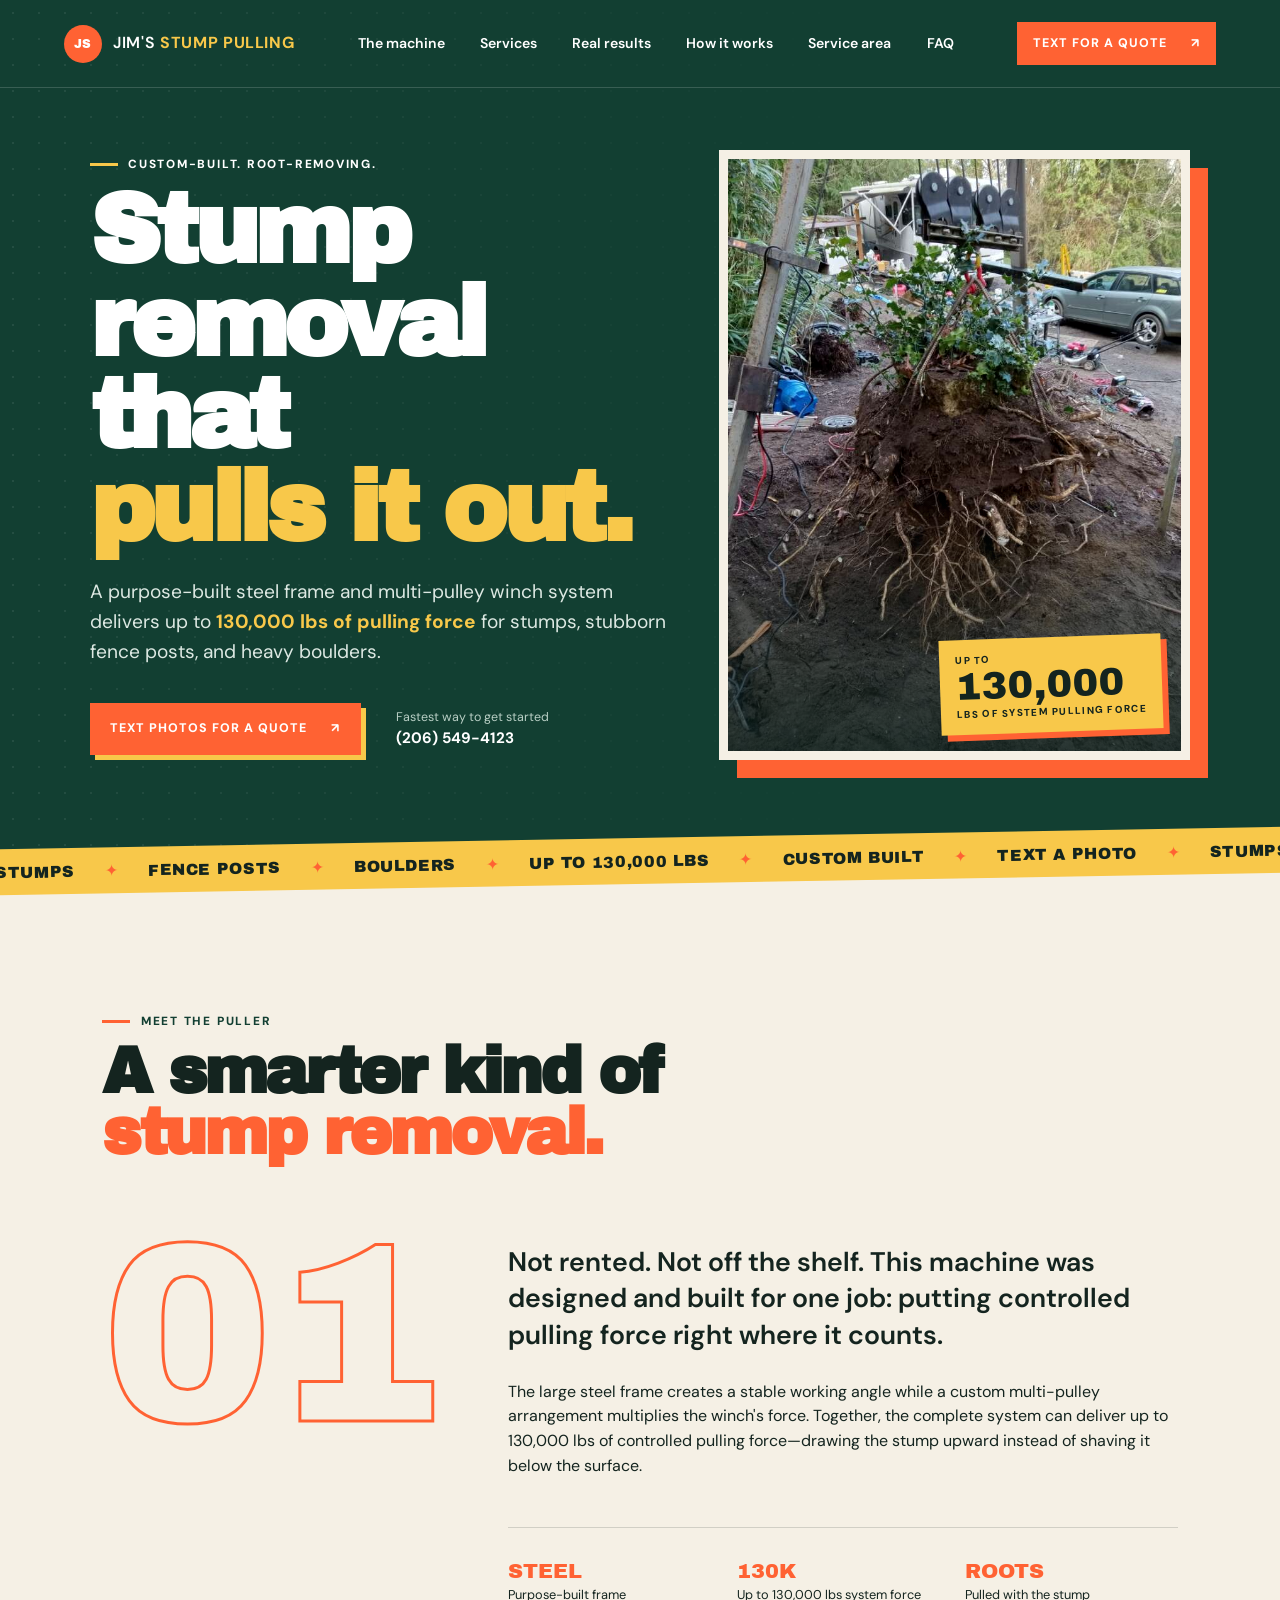
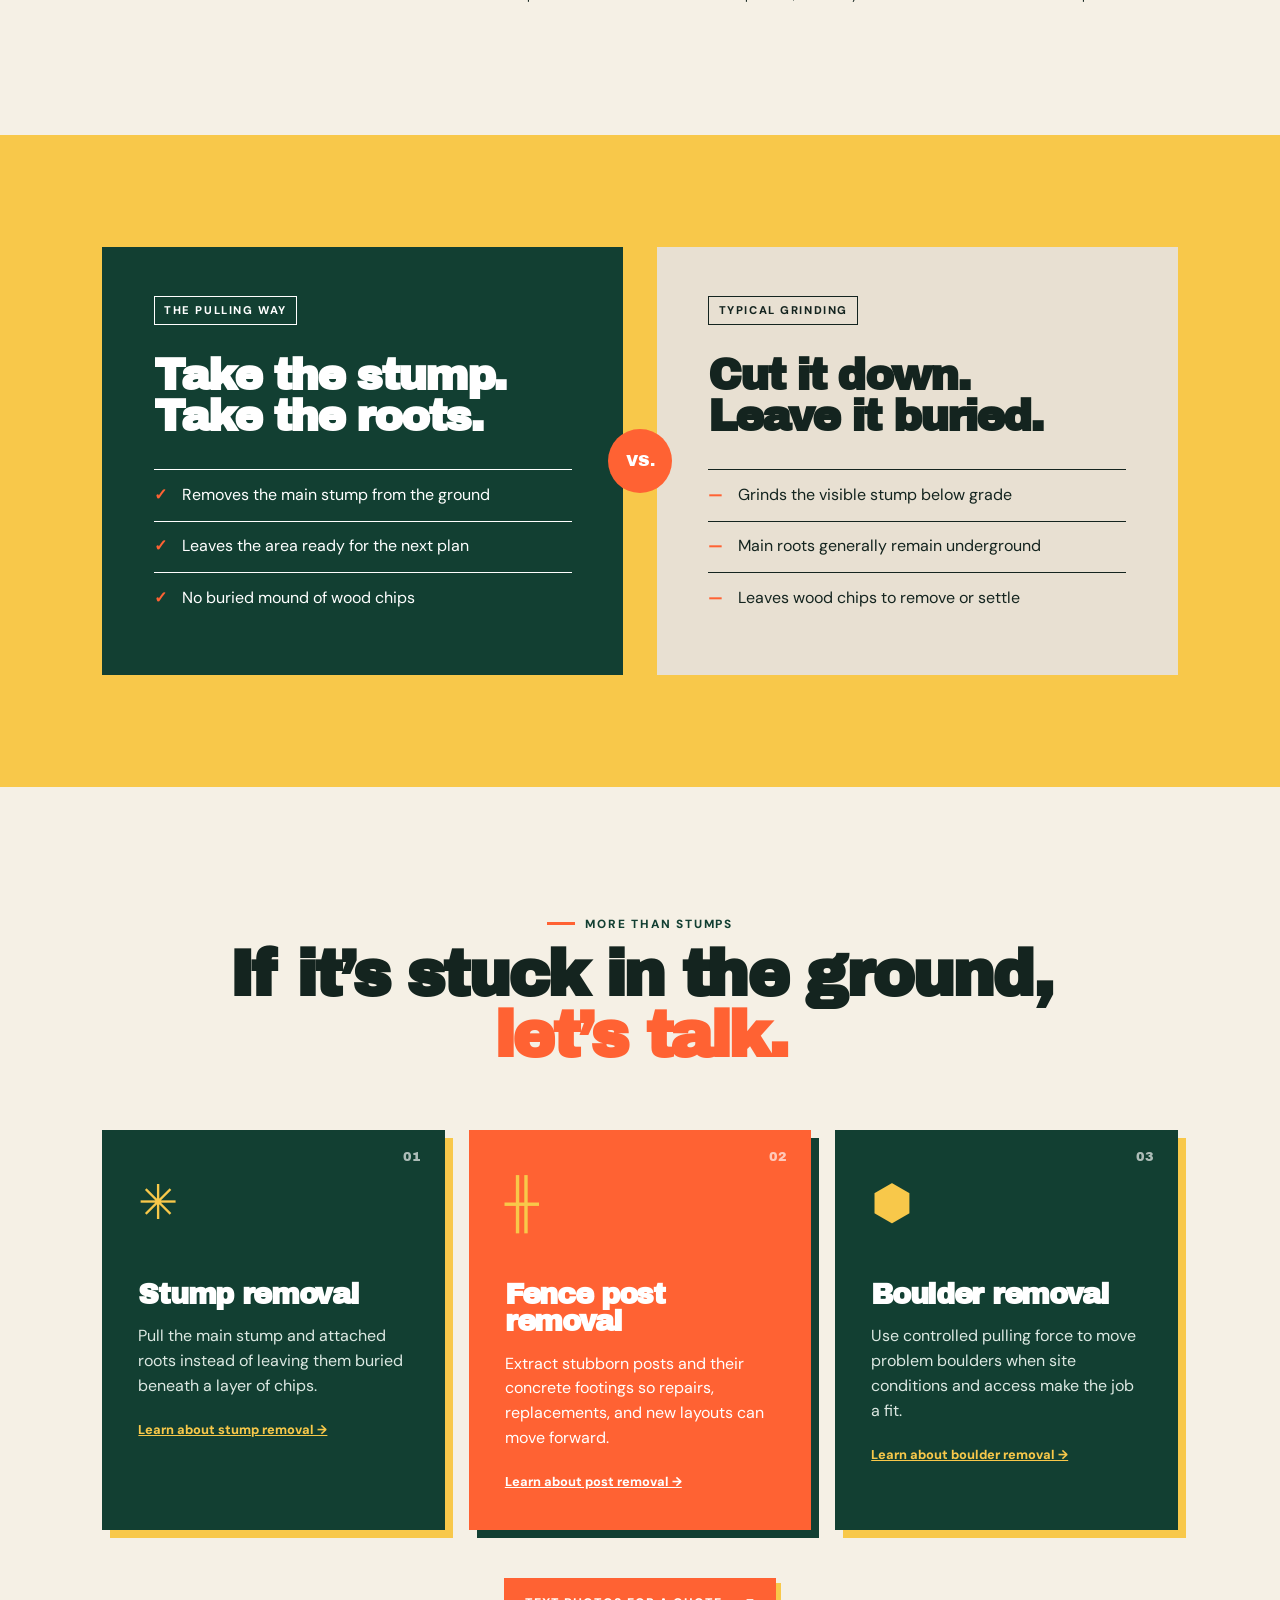
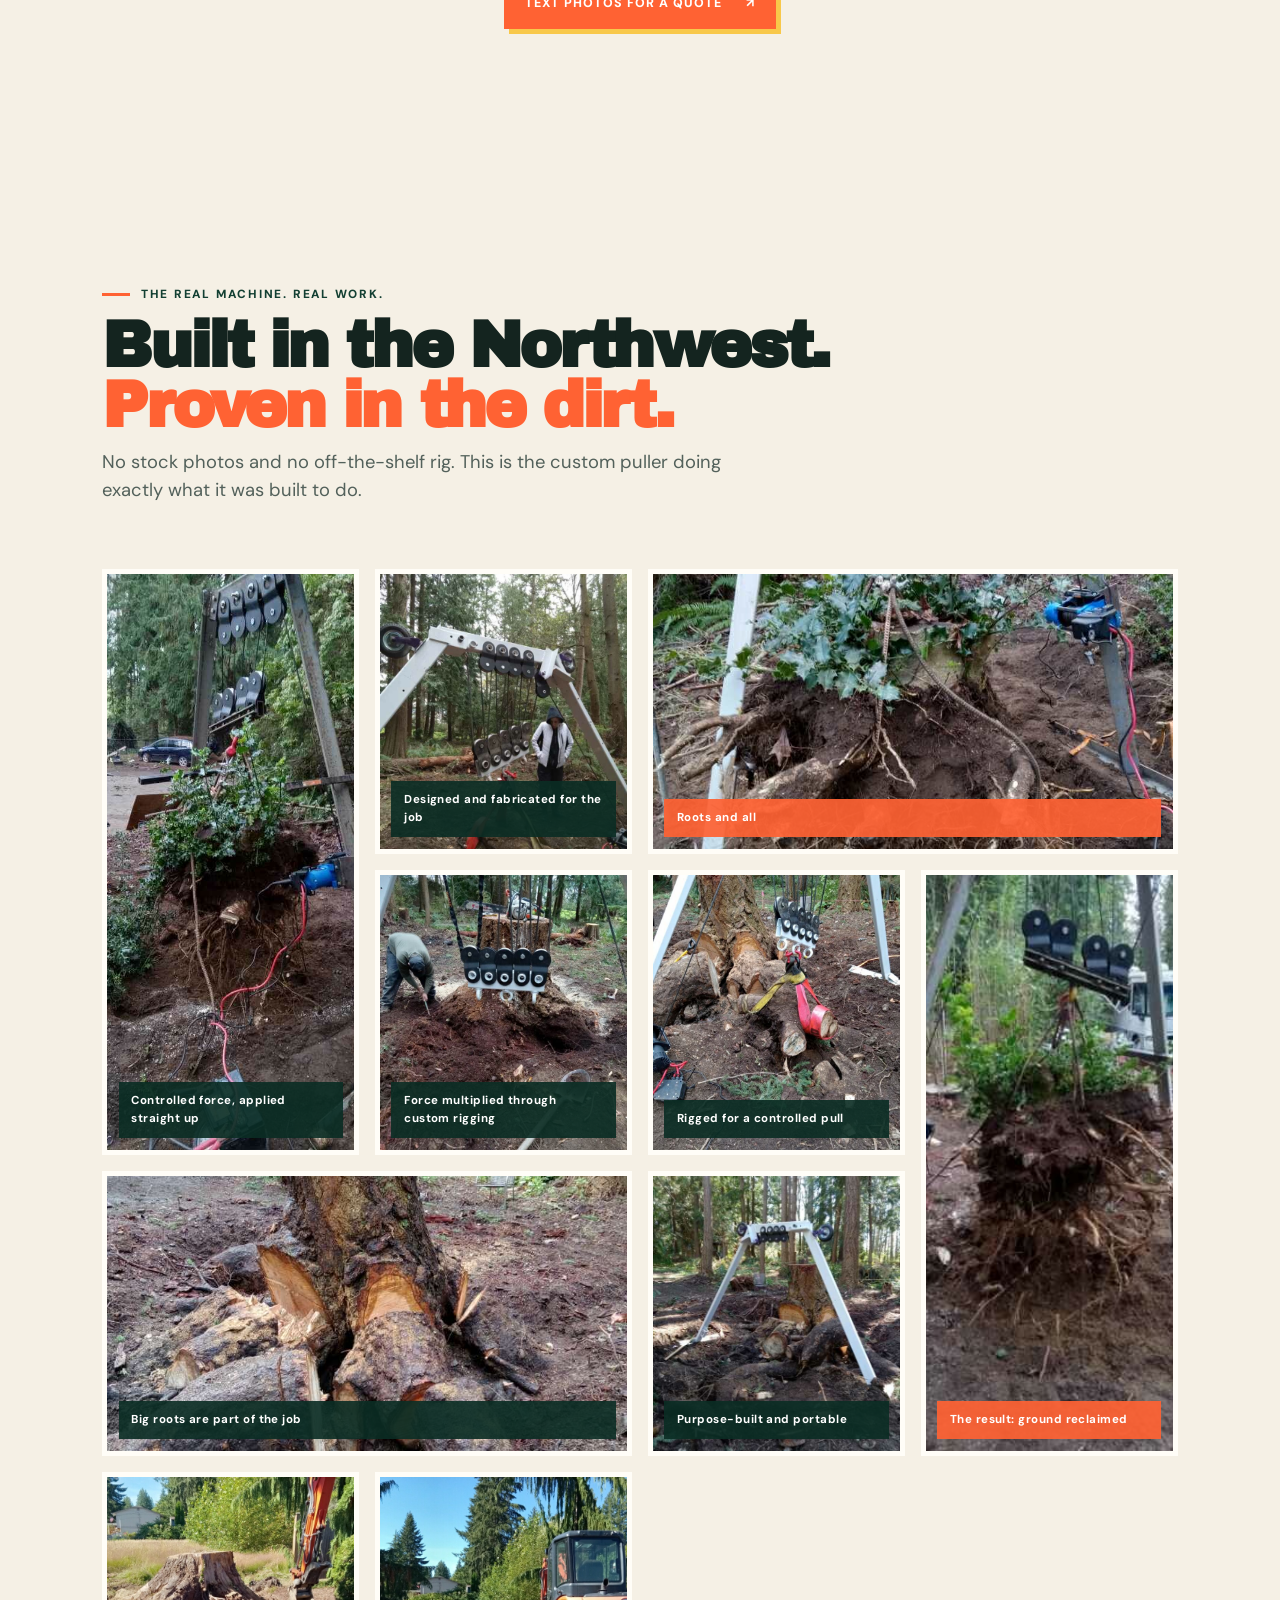
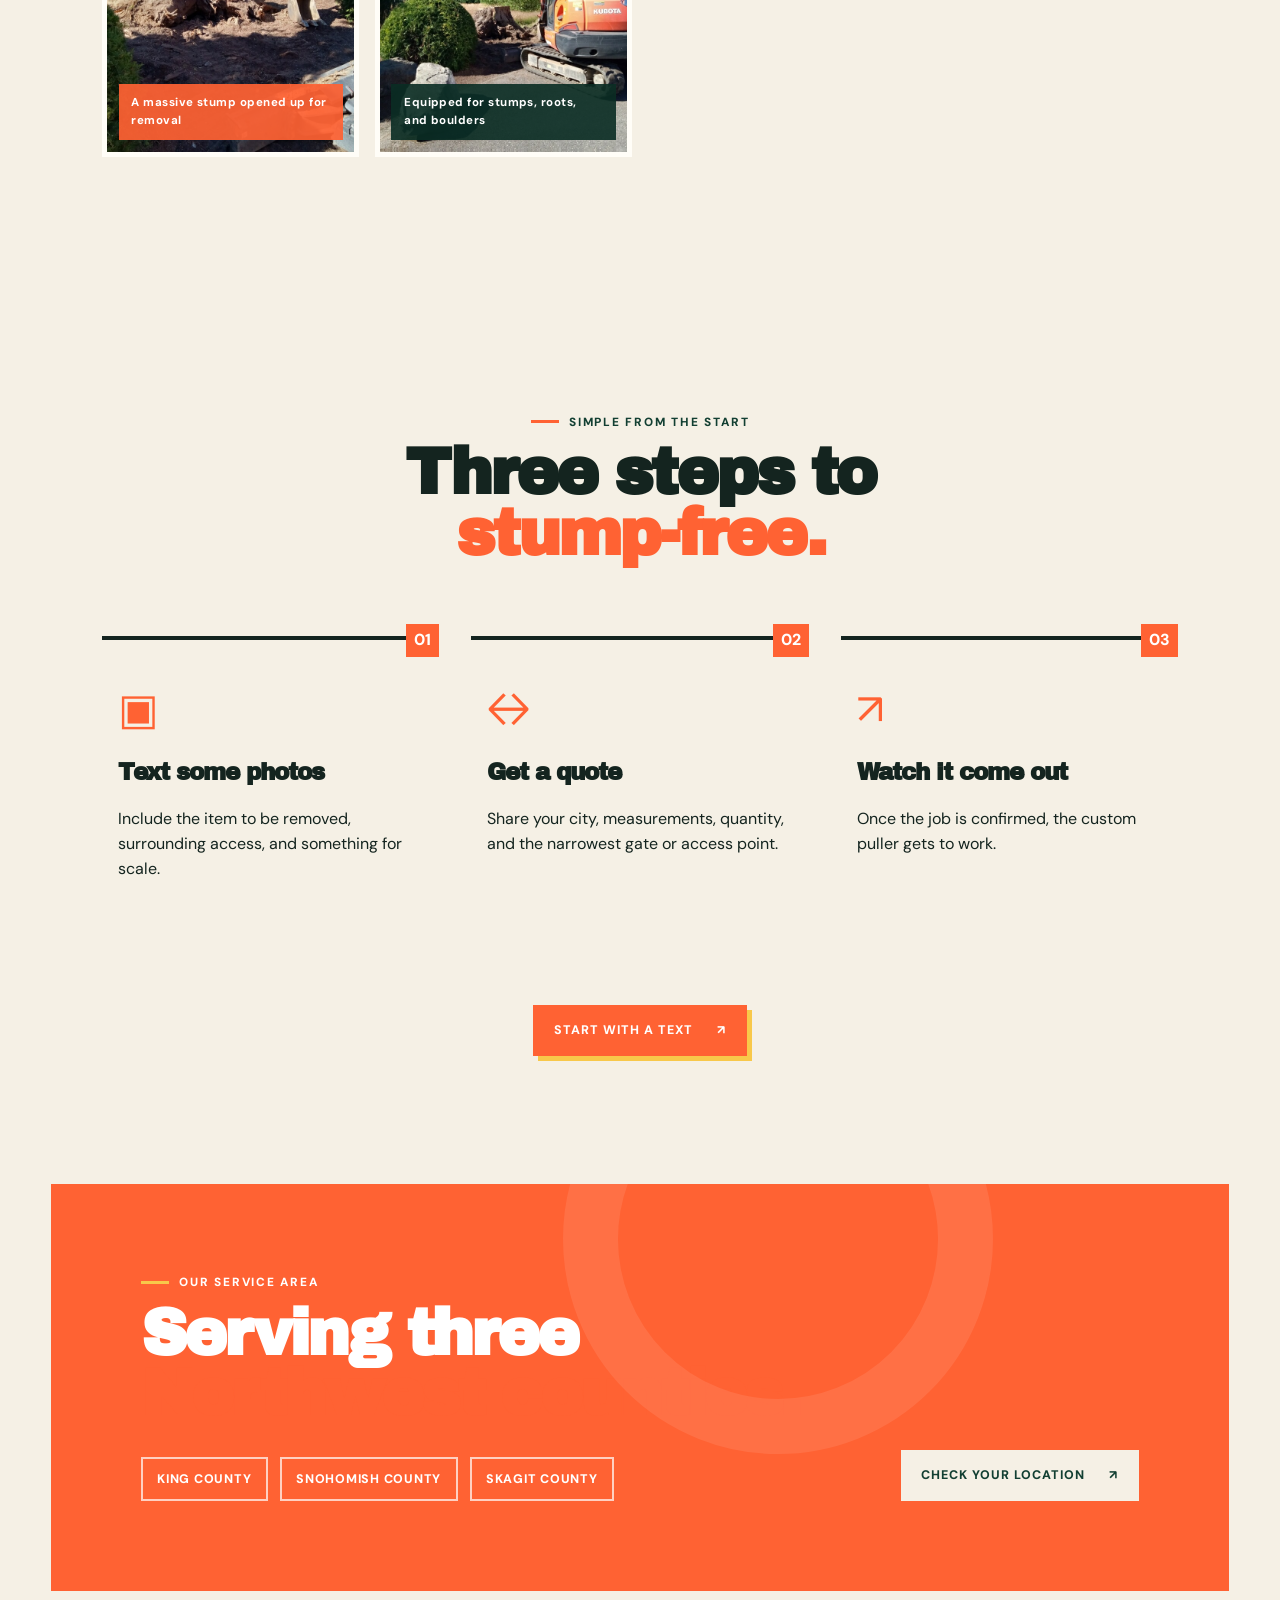
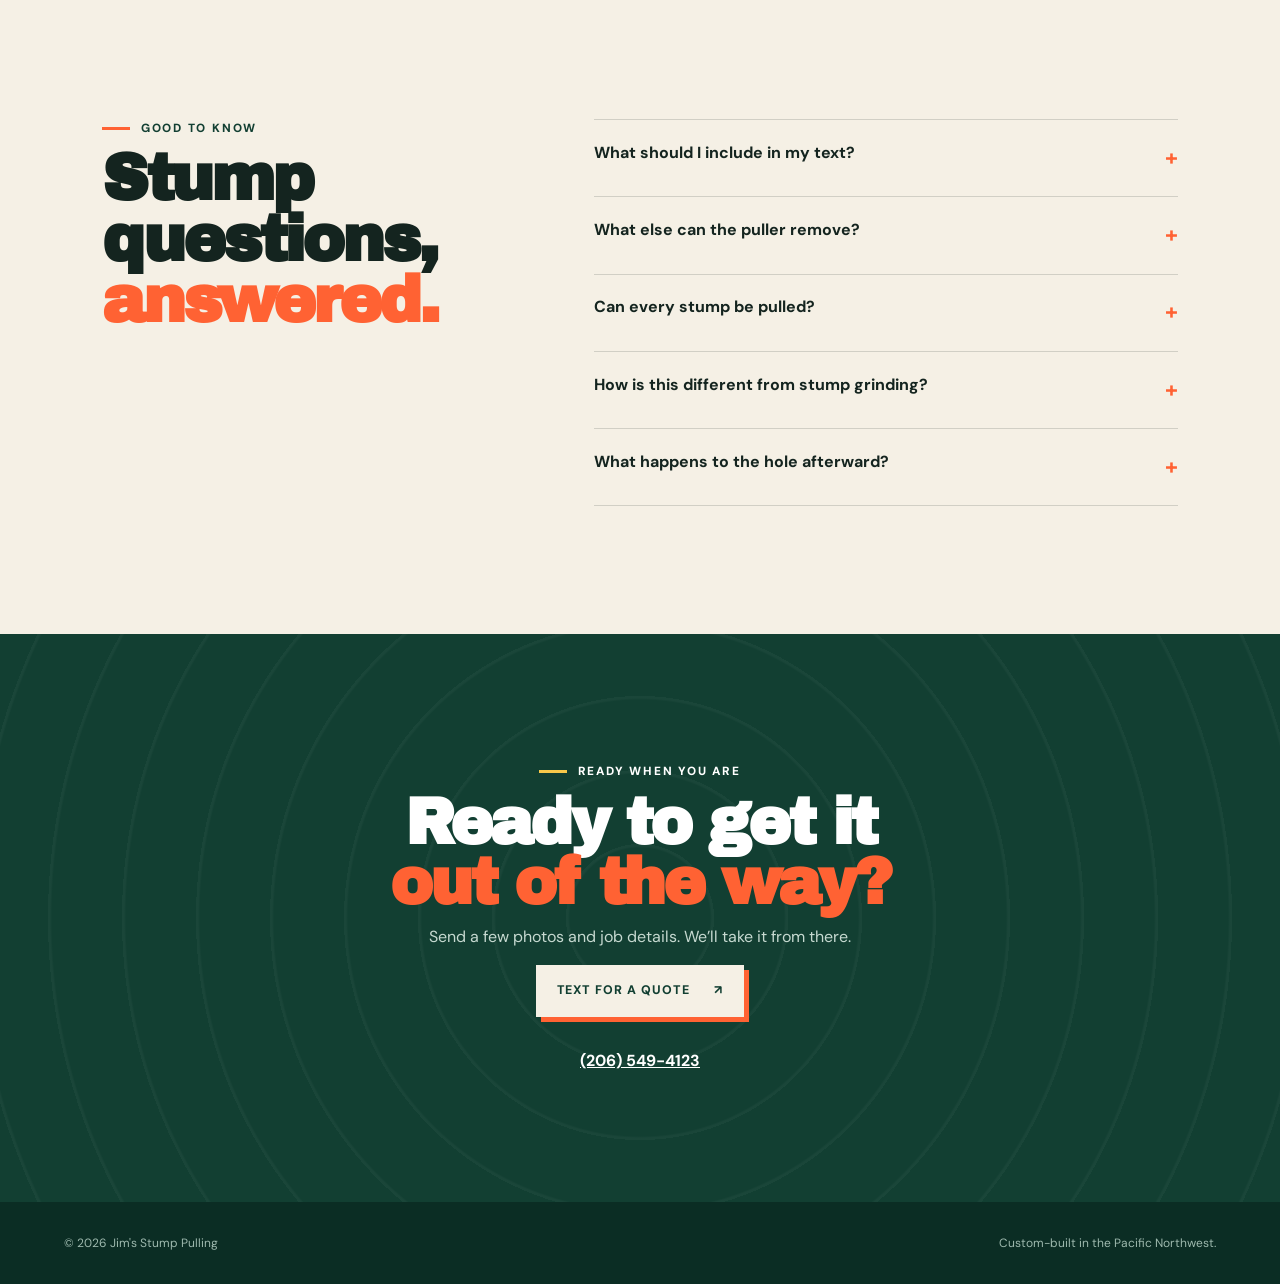
<file: index.html>
<!doctype html>
<html lang="en">
<head>
  <meta charset="utf-8">
  <meta name="viewport" content="width=device-width, initial-scale=1">
  <meta name="theme-color" content="#123f32">
  <meta name="description" content="Stump removal, fence post removal, and boulder removal across King, Snohomish, and Skagit counties. Text Jim photos for a fast quote.">
  <meta name="robots" content="index, follow, max-image-preview:large">
  <meta name="format-detection" content="telephone=no">
  <link rel="canonical" href="https://stumppulling.com/">
  <meta property="og:type" content="website">
  <meta property="og:site_name" content="Jim's Stump Pulling">
  <meta property="og:title" content="Stump Removal in King, Snohomish &amp; Skagit Counties">
  <meta property="og:description" content="Pull the problem out by the roots. Stumps, fence posts, and boulders removed with a custom-built pulling system.">
  <meta property="og:url" content="https://stumppulling.com/">
  <meta property="og:image" content="https://stumppulling.com/assets/photos/root-ball-raised.jpg">
  <meta property="og:image:alt" content="Jim's custom steel-frame stump puller lifting a large root ball">
  <meta name="twitter:card" content="summary_large_image">
  <title>Stump Removal in King, Snohomish &amp; Skagit | Jim's Stump Pulling</title>
  <link rel="icon" href="data:image/svg+xml,<svg xmlns=%22http://www.w3.org/2000/svg%22 viewBox=%220 0 100 100%22><rect width=%22100%22 height=%22100%22 rx=%2250%22 fill=%22%23ff6233%22/><text y=%22.72em%22 x=%2250%25%22 text-anchor=%22middle%22 font-size=%2255%22 font-family=%22Arial%22 font-weight=%22900%22 fill=%22white%22>JS</text></svg>">
  <link rel="stylesheet" href="styles.css">
  <style>.reveal{opacity:1!important;transform:none!important}</style>
  <style>
    .service-grid{display:grid;grid-template-columns:repeat(3,1fr);gap:1.5rem;margin:4rem 0 3rem}
    .service-card{background:var(--green);color:white;padding:2.25rem;min-height:330px;position:relative;box-shadow:8px 8px 0 var(--yellow)}
    .service-card-orange{background:var(--orange);box-shadow:8px 8px 0 var(--green)}
    .service-card>span{position:absolute;right:1.5rem;top:1.2rem;font:.8rem "Archivo Black";opacity:.65}
    .service-icon{font-size:3rem;color:var(--yellow);margin-bottom:2.5rem}
    .service-card h3{font-size:1.8rem;margin-bottom:1rem}
    .service-card p{color:#dce8e2;margin:0}.service-card-orange p{color:white}
    @media(max-width:850px){.service-grid{grid-template-columns:1fr}.service-card{min-height:260px}}
  </style>
  <script src="script.js" defer></script>
  <script type="application/ld+json">
  {
    "@context": "https://schema.org",
    "@graph": [
      {
        "@type": "HomeAndConstructionBusiness",
        "@id": "https://stumppulling.com/#business",
        "name": "Jim's Stump Pulling",
        "url": "https://stumppulling.com/",
        "telephone": "+1-206-549-4123",
        "image": "https://stumppulling.com/assets/photos/root-ball-raised.jpg",
        "description": "Stump, fence post, and boulder removal using a custom-built pulling system.",
        "priceRange": "Contact for quote",
        "areaServed": [
          {"@type":"AdministrativeArea","name":"King County, Washington"},
          {"@type":"AdministrativeArea","name":"Snohomish County, Washington"},
          {"@type":"AdministrativeArea","name":"Skagit County, Washington"}
        ],
        "contactPoint": {"@type":"ContactPoint","telephone":"+1-206-549-4123","contactType":"quotes","availableLanguage":"English"},
        "hasOfferCatalog": {
          "@type": "OfferCatalog",
          "name": "Removal services",
          "itemListElement": [
            {"@type":"Offer","itemOffered":{"@type":"Service","name":"Stump removal","url":"https://stumppulling.com/services/stump-removal/"}},
            {"@type":"Offer","itemOffered":{"@type":"Service","name":"Fence post removal","url":"https://stumppulling.com/services/fence-post-removal/"}},
            {"@type":"Offer","itemOffered":{"@type":"Service","name":"Boulder removal","url":"https://stumppulling.com/services/boulder-removal/"}}
          ]
        }
      },
      {
        "@type": "WebSite",
        "@id": "https://stumppulling.com/#website",
        "url": "https://stumppulling.com/",
        "name": "Jim's Stump Pulling",
        "publisher": {"@id":"https://stumppulling.com/#business"},
        "inLanguage": "en-US"
      },
      {
        "@type": "FAQPage",
        "mainEntity": [
          {"@type":"Question","name":"What should I include in my quote text?","acceptedAnswer":{"@type":"Answer","text":"Include your name, city, what needs removal, approximate measurements, quantity, narrowest access width, and clear photos."}},
          {"@type":"Question","name":"What can the puller remove?","acceptedAnswer":{"@type":"Answer","text":"The system can remove stumps, fence posts, and move boulders when access and site conditions are suitable."}},
          {"@type":"Question","name":"How is pulling different from stump grinding?","acceptedAnswer":{"@type":"Answer","text":"Grinding cuts a stump into chips below the surface. Pulling aims to remove the main stump and attached roots from the ground."}}
        ]
      }
    ]
  }
  </script>
</head>
<body>
  <a class="skip-link" href="#main">Skip to content</a>
  <header class="site-header">
    <a class="brand" href="#top" aria-label="Jim's Stump Pulling home">
      <span class="brand-mark" aria-hidden="true">JS</span>
      <span>JIM'S <b>STUMP PULLING</b></span>
    </a>
    <nav aria-label="Main navigation">
      <a href="#machine">The machine</a>
      <a href="#services">Services</a>
      <a href="#results">Real results</a>
      <a href="#process">How it works</a>
      <a href="#service-area">Service area</a>
      <a href="#faq">FAQ</a>
    </nav>
    <a class="button button-small sms-link" href="#">Text for a quote <span aria-hidden="true">↗</span></a>
  </header>

  <main id="main">
    <section class="hero" id="top">
      <div class="hero-copy reveal">
        <p class="eyebrow"><span></span> Custom-built. Root-removing.</p>
        <h1>Stump removal that<br><em>pulls it out.</em></h1>
        <p class="hero-lede">A purpose-built steel frame and multi-pulley winch system delivers up to <strong>130,000 lbs of pulling force</strong> for stumps, stubborn fence posts, and heavy boulders.</p>
        <div class="hero-actions">
          <a class="button sms-link" href="#">Text photos for a quote <span aria-hidden="true">↗</span></a>
          <span class="phone-note">Fastest way to get started<br><strong>(206) 549-4123</strong></span>
        </div>
      </div>
      <figure class="machine-photo reveal">
        <img src="assets/photos/root-ball-raised.jpg" width="720" height="960" alt="Custom steel-frame stump puller lifting a large root ball from the ground">
        <figcaption><span>UP TO</span><strong>130,000</strong><small>LBS OF SYSTEM PULLING FORCE</small></figcaption>
      </figure>
    </section>

    <section class="ticker" aria-label="Service highlights">
      <div>STUMPS <i>✦</i> FENCE POSTS <i>✦</i> BOULDERS <i>✦</i> UP TO 130,000 LBS <i>✦</i> CUSTOM BUILT <i>✦</i> TEXT A PHOTO <i>✦</i> STUMPS <i>✦</i> FENCE POSTS <i>✦</i> BOULDERS <i>✦</i> UP TO 130,000 LBS <i>✦</i></div>
    </section>

    <section class="machine-section section" id="machine">
      <div class="section-intro reveal">
        <p class="eyebrow dark"><span></span> Meet the puller</p>
        <h2>A smarter kind of<br><em>stump removal.</em></h2>
      </div>
      <div class="story-grid">
        <div class="big-number reveal">01</div>
        <div class="story-copy reveal">
          <p class="lead">Not rented. Not off the shelf. This machine was designed and built for one job: putting controlled pulling force right where it counts.</p>
          <p>The large steel frame creates a stable working angle while a custom multi-pulley arrangement multiplies the winch's force. Together, the complete system can deliver up to 130,000 lbs of controlled pulling force—drawing the stump upward instead of shaving it below the surface.</p>
          <div class="feature-row">
            <div><b>STEEL</b><span>Purpose-built frame</span></div>
            <div><b>130K</b><span>Up to 130,000 lbs system force</span></div>
            <div><b>ROOTS</b><span>Pulled with the stump</span></div>
          </div>
        </div>
      </div>
    </section>

    <section class="comparison section">
      <div class="comparison-card pulling reveal">
        <span class="card-tag">THE PULLING WAY</span>
        <h3>Take the stump.<br>Take the roots.</h3>
        <ul>
          <li><span>✓</span> Removes the main stump from the ground</li>
          <li><span>✓</span> Leaves the area ready for the next plan</li>
          <li><span>✓</span> No buried mound of wood chips</li>
        </ul>
      </div>
      <div class="vs" aria-hidden="true">VS.</div>
      <div class="comparison-card grinding reveal">
        <span class="card-tag">TYPICAL GRINDING</span>
        <h3>Cut it down.<br>Leave it buried.</h3>
        <ul>
          <li><span>—</span> Grinds the visible stump below grade</li>
          <li><span>—</span> Main roots generally remain underground</li>
          <li><span>—</span> Leaves wood chips to remove or settle</li>
        </ul>
      </div>
    </section>

    <section class="services section" id="services">
      <div class="section-intro centered reveal">
        <p class="eyebrow dark"><span></span> More than stumps</p>
        <h2>If it’s stuck in the ground,<br><em>let’s talk.</em></h2>
      </div>
      <div class="service-grid">
        <article class="service-card reveal"><span>01</span><div class="service-icon" aria-hidden="true">✳</div><h3><a href="services/stump-removal/">Stump removal</a></h3><p>Pull the main stump and attached roots instead of leaving them buried beneath a layer of chips.</p><a class="text-link" href="services/stump-removal/">Learn about stump removal →</a></article>
        <article class="service-card service-card-orange reveal"><span>02</span><div class="service-icon" aria-hidden="true">╫</div><h3><a href="services/fence-post-removal/">Fence post removal</a></h3><p>Extract stubborn posts and their concrete footings so repairs, replacements, and new layouts can move forward.</p><a class="text-link" href="services/fence-post-removal/">Learn about post removal →</a></article>
        <article class="service-card reveal"><span>03</span><div class="service-icon" aria-hidden="true">⬢</div><h3><a href="services/boulder-removal/">Boulder removal</a></h3><p>Use controlled pulling force to move problem boulders when site conditions and access make the job a fit.</p><a class="text-link" href="services/boulder-removal/">Learn about boulder removal →</a></article>
      </div>
      <div class="center"><a class="button sms-link" href="#">Text photos for a quote <span aria-hidden="true">↗</span></a></div>
    </section>

    <section class="results section" id="results">
      <div class="section-intro reveal">
        <p class="eyebrow dark"><span></span> The real machine. Real work.</p>
        <h2>Built in the Northwest.<br><em>Proven in the dirt.</em></h2>
        <p class="results-lede">No stock photos and no off-the-shelf rig. This is the custom puller doing exactly what it was built to do.</p>
      </div>
      <div class="photo-grid">
        <figure class="photo-wide reveal"><img src="assets/photos/puller-in-action.jpg" width="720" height="960" loading="lazy" alt="Custom steel-frame pulley system pulling a rooted shrub from the ground"><figcaption>Controlled force, applied straight up</figcaption></figure>
        <figure class="reveal"><img src="assets/photos/custom-frame.jpg" width="648" height="864" loading="lazy" alt="Full custom-built white steel stump pulling frame and pulley assembly"><figcaption>Designed and fabricated for the job</figcaption></figure>
        <figure class="reveal"><img src="assets/photos/roots-exposed.jpg" width="720" height="960" loading="lazy" alt="Large stump root system exposed while being lifted"><figcaption>Roots and all</figcaption></figure>
        <figure class="reveal"><img src="assets/photos/pulley-block.jpg" width="720" height="960" loading="lazy" alt="Close view of the custom multi-pulley block above a stump excavation"><figcaption>Force multiplied through custom rigging</figcaption></figure>
        <figure class="reveal"><img src="assets/photos/roots-strapped.jpg" width="720" height="960" loading="lazy" alt="Heavy straps connected to cut stump roots beneath the pulley block"><figcaption>Rigged for a controlled pull</figcaption></figure>
        <figure class="reveal"><img src="assets/photos/stump-lifted.jpg" width="381" height="509" loading="lazy" alt="Large stump and root ball suspended after being pulled from the soil"><figcaption>The result: ground reclaimed</figcaption></figure>
        <figure class="reveal"><img src="assets/photos/large-stump-one.jpg" width="720" height="960" loading="lazy" alt="Large mature stump with thick exposed roots before removal"><figcaption>Big roots are part of the job</figcaption></figure>
        <figure class="reveal"><img src="assets/photos/frame-at-work.jpg" width="524" height="699" loading="lazy" alt="Custom white A-frame puller positioned over a large stump"><figcaption>Purpose-built and portable</figcaption></figure>
        <figure class="photo-wide reveal"><img src="assets/photos/large-stump-excavation.jpg" width="960" height="720" loading="lazy" alt="Large stump and root system exposed beside an excavator"><figcaption>A massive stump opened up for removal</figcaption></figure>
        <figure class="photo-wide reveal"><img src="assets/photos/excavator-and-boulder.jpg" width="960" height="720" loading="lazy" alt="Compact excavator beside a large stump and boulder"><figcaption>Equipped for stumps, roots, and boulders</figcaption></figure>
      </div>
    </section>

    <section class="process section" id="process">
      <div class="section-intro centered reveal">
        <p class="eyebrow dark"><span></span> Simple from the start</p>
        <h2>Three steps to<br><em>stump-free.</em></h2>
      </div>
      <div class="steps">
        <article class="step reveal"><span>01</span><div class="step-icon">▣</div><h3>Text some photos</h3><p>Include the item to be removed, surrounding access, and something for scale.</p></article>
        <article class="step reveal"><span>02</span><div class="step-icon">↔</div><h3>Get a quote</h3><p>Share your city, measurements, quantity, and the narrowest gate or access point.</p></article>
        <article class="step reveal"><span>03</span><div class="step-icon">↗</div><h3>Watch it come out</h3><p>Once the job is confirmed, the custom puller gets to work.</p></article>
      </div>
      <div class="center"><a class="button sms-link" href="#">Start with a text <span aria-hidden="true">↗</span></a></div>
    </section>

    <section class="service-band reveal" id="service-area">
      <div>
        <p class="eyebrow"><span></span> Our service area</p>
        <h2>Serving three<br><em>Northwest counties.</em></h2>
        <ul class="service-counties" aria-label="Counties served">
          <li><a href="service-areas/king-county/">King County</a></li>
          <li><a href="service-areas/snohomish-county/">Snohomish County</a></li>
          <li><a href="service-areas/skagit-county/">Skagit County</a></li>
        </ul>
      </div>
      <a class="button button-light sms-link" href="#">Check your location <span aria-hidden="true">↗</span></a>
    </section>

    <section class="faq section" id="faq">
      <div class="section-intro reveal"><p class="eyebrow dark"><span></span> Good to know</p><h2>Stump questions,<br><em>answered.</em></h2></div>
      <div class="faq-list reveal">
        <details><summary>What should I include in my text? <span>+</span></summary><p>Your name, city, what needs to be removed, approximate measurements, quantity, the narrowest gate or access width, and a few clear photos.</p></details>
        <details><summary>What else can the puller remove? <span>+</span></summary><p>In addition to stumps, the system can remove fence posts and move boulders when site conditions and access are suitable. Text photos for a quick first look.</p></details>
        <details><summary>Can every stump be pulled? <span>+</span></summary><p>Site conditions, stump size, species, access, nearby structures, and underground utilities all matter. Photos help with the first look; final suitability is confirmed before work begins.</p></details>
        <details><summary>How is this different from stump grinding? <span>+</span></summary><p>Grinding cuts the stump into chips below the surface. Pulling aims to remove the main stump and attached roots from the ground.</p></details>
        <details><summary>What happens to the hole afterward? <span>+</span></summary><p>Every site is different. Ask about cleanup and backfill needs when requesting your quote so the full job can be discussed upfront.</p></details>
      </div>
    </section>

    <section class="final-cta">
      <div class="rings" aria-hidden="true"></div>
      <div class="final-inner reveal">
        <p class="eyebrow"><span></span> Ready when you are</p>
        <h2>Ready to get it<br><em>out of the way?</em></h2>
        <p>Send a few photos and job details. We’ll take it from there.</p>
        <a class="button button-light sms-link" href="#">Text for a quote <span aria-hidden="true">↗</span></a>
        <a class="phone" href="tel:+12065494123">(206) 549-4123</a>
      </div>
    </section>
  </main>

  <footer><span>© <span id="year"></span> Jim's Stump Pulling</span><span>Custom-built in the Pacific Northwest.</span></footer>
</body>
</html>
</file>
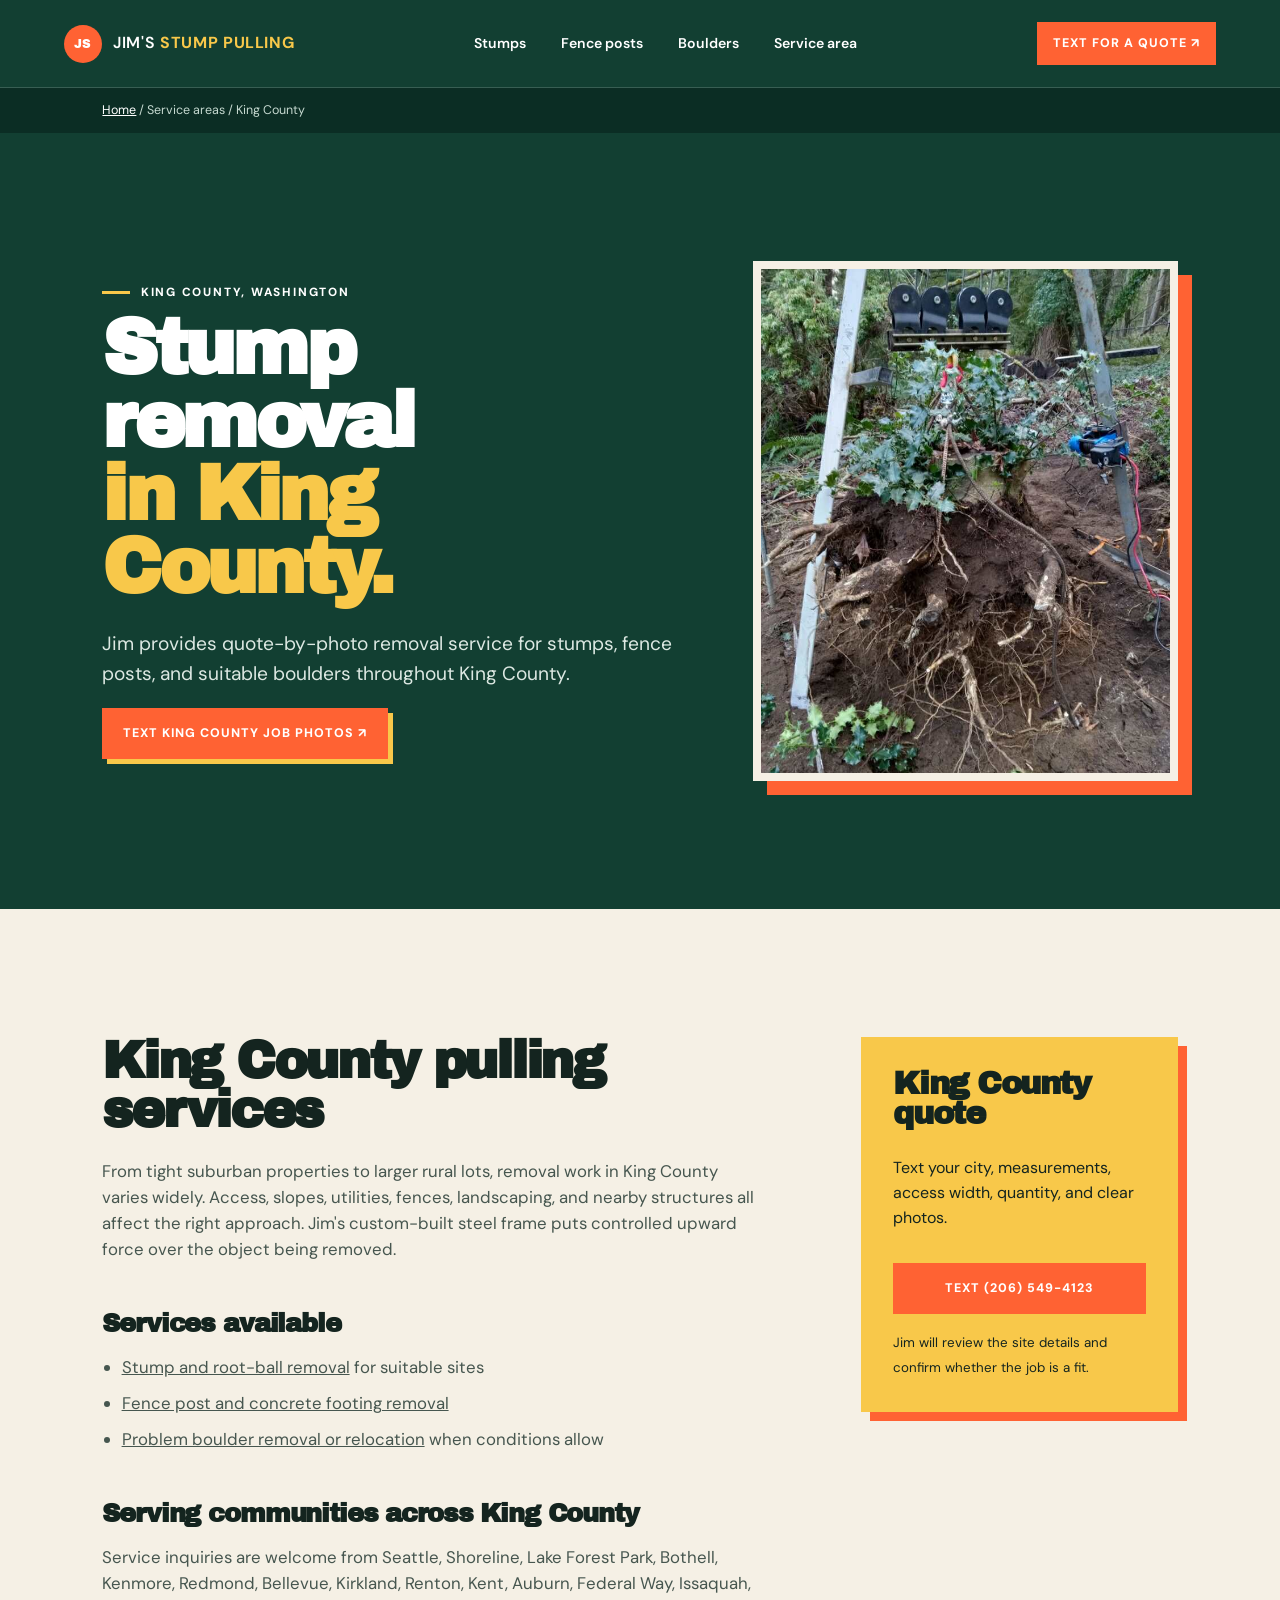
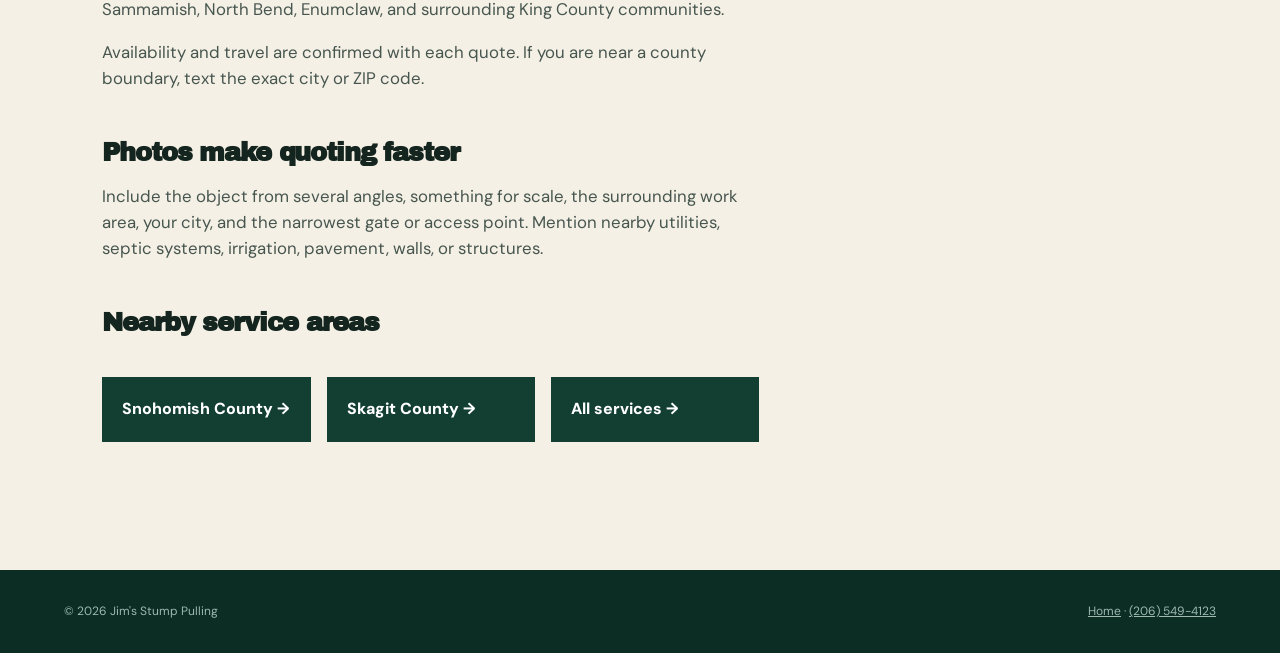
<file: service-areas/king-county/index.html>
<!doctype html>
<html lang="en"><head>
  <meta charset="utf-8"><meta name="viewport" content="width=device-width, initial-scale=1"><meta name="theme-color" content="#123f32">
  <title>Stump Removal in King County, WA | Jim's Stump Pulling</title>
  <meta name="description" content="Stump, fence post, and boulder removal in King County, Washington. Text Jim photos, measurements, access details, and your city for a quote.">
  <meta name="robots" content="index, follow, max-image-preview:large"><link rel="canonical" href="https://stumppulling.com/service-areas/king-county/">
  <meta property="og:type" content="website"><meta property="og:site_name" content="Jim's Stump Pulling"><meta property="og:title" content="Stump Removal in King County, WA"><meta property="og:description" content="Custom pulling service for stumps, fence posts, and boulders across King County."><meta property="og:url" content="https://stumppulling.com/service-areas/king-county/"><meta property="og:image" content="https://stumppulling.com/assets/photos/roots-exposed.jpg"><meta name="twitter:card" content="summary_large_image">
  <link rel="stylesheet" href="/styles.css"><script src="/script.js" defer></script>
  <script type="application/ld+json">{"@context":"https://schema.org","@graph":[{"@type":"Service","name":"Stump, Fence Post, and Boulder Removal in King County","url":"https://stumppulling.com/service-areas/king-county/","provider":{"@id":"https://stumppulling.com/#business"},"areaServed":{"@type":"AdministrativeArea","name":"King County, Washington"},"hasOfferCatalog":{"@type":"OfferCatalog","itemListElement":[{"@type":"Offer","itemOffered":{"@type":"Service","name":"Stump removal"}},{"@type":"Offer","itemOffered":{"@type":"Service","name":"Fence post removal"}},{"@type":"Offer","itemOffered":{"@type":"Service","name":"Boulder removal"}}]}},{"@type":"BreadcrumbList","itemListElement":[{"@type":"ListItem","position":1,"name":"Home","item":"https://stumppulling.com/"},{"@type":"ListItem","position":2,"name":"King County","item":"https://stumppulling.com/service-areas/king-county/"}]}]}</script>
</head><body class="inner-page">
  <header class="site-header"><a class="brand" href="/"><span class="brand-mark" aria-hidden="true">JS</span><span>JIM'S <b>STUMP PULLING</b></span></a><nav aria-label="Main navigation"><a href="/services/stump-removal/">Stumps</a><a href="/services/fence-post-removal/">Fence posts</a><a href="/services/boulder-removal/">Boulders</a><a href="/#service-area">Service area</a></nav><a class="button button-small sms-link" href="#">Text for a quote ↗</a></header>
  <div class="breadcrumbs"><a href="/">Home</a> / Service areas / King County</div>
  <main><section class="page-hero"><div><p class="eyebrow"><span></span> King County, Washington</p><h1>Stump removal<br><em>in King County.</em></h1><p>Jim provides quote-by-photo removal service for stumps, fence posts, and suitable boulders throughout King County.</p><a class="button sms-link" href="#">Text King County job photos ↗</a></div><figure><img src="/assets/photos/roots-exposed.jpg" width="720" height="960" alt="Large stump root system being lifted by Jim's custom puller"></figure></section>
  <section class="section content-grid"><article class="prose"><h2>King County pulling services</h2><p>From tight suburban properties to larger rural lots, removal work in King County varies widely. Access, slopes, utilities, fences, landscaping, and nearby structures all affect the right approach. Jim's custom-built steel frame puts controlled upward force over the object being removed.</p><h3>Services available</h3><ul><li><a href="/services/stump-removal/">Stump and root-ball removal</a> for suitable sites</li><li><a href="/services/fence-post-removal/">Fence post and concrete footing removal</a></li><li><a href="/services/boulder-removal/">Problem boulder removal or relocation</a> when conditions allow</li></ul><h3>Serving communities across King County</h3><p>Service inquiries are welcome from Seattle, Shoreline, Lake Forest Park, Bothell, Kenmore, Redmond, Bellevue, Kirkland, Renton, Kent, Auburn, Federal Way, Issaquah, Sammamish, North Bend, Enumclaw, and surrounding King County communities.</p><p>Availability and travel are confirmed with each quote. If you are near a county boundary, text the exact city or ZIP code.</p><h3>Photos make quoting faster</h3><p>Include the object from several angles, something for scale, the surrounding work area, your city, and the narrowest gate or access point. Mention nearby utilities, septic systems, irrigation, pavement, walls, or structures.</p><h3>Nearby service areas</h3><div class="related-links"><a href="/service-areas/snohomish-county/">Snohomish County →</a><a href="/service-areas/skagit-county/">Skagit County →</a><a href="/">All services →</a></div></article><aside class="quote-panel"><h2>King County quote</h2><p>Text your city, measurements, access width, quantity, and clear photos.</p><a class="button sms-link" href="#">Text (206) 549-4123</a><small>Jim will review the site details and confirm whether the job is a fit.</small></aside></section></main>
  <footer><span>© <span id="year"></span> Jim's Stump Pulling</span><span><a href="/">Home</a> · <a href="tel:+12065494123">(206) 549-4123</a></span></footer>
</body></html>
</file>
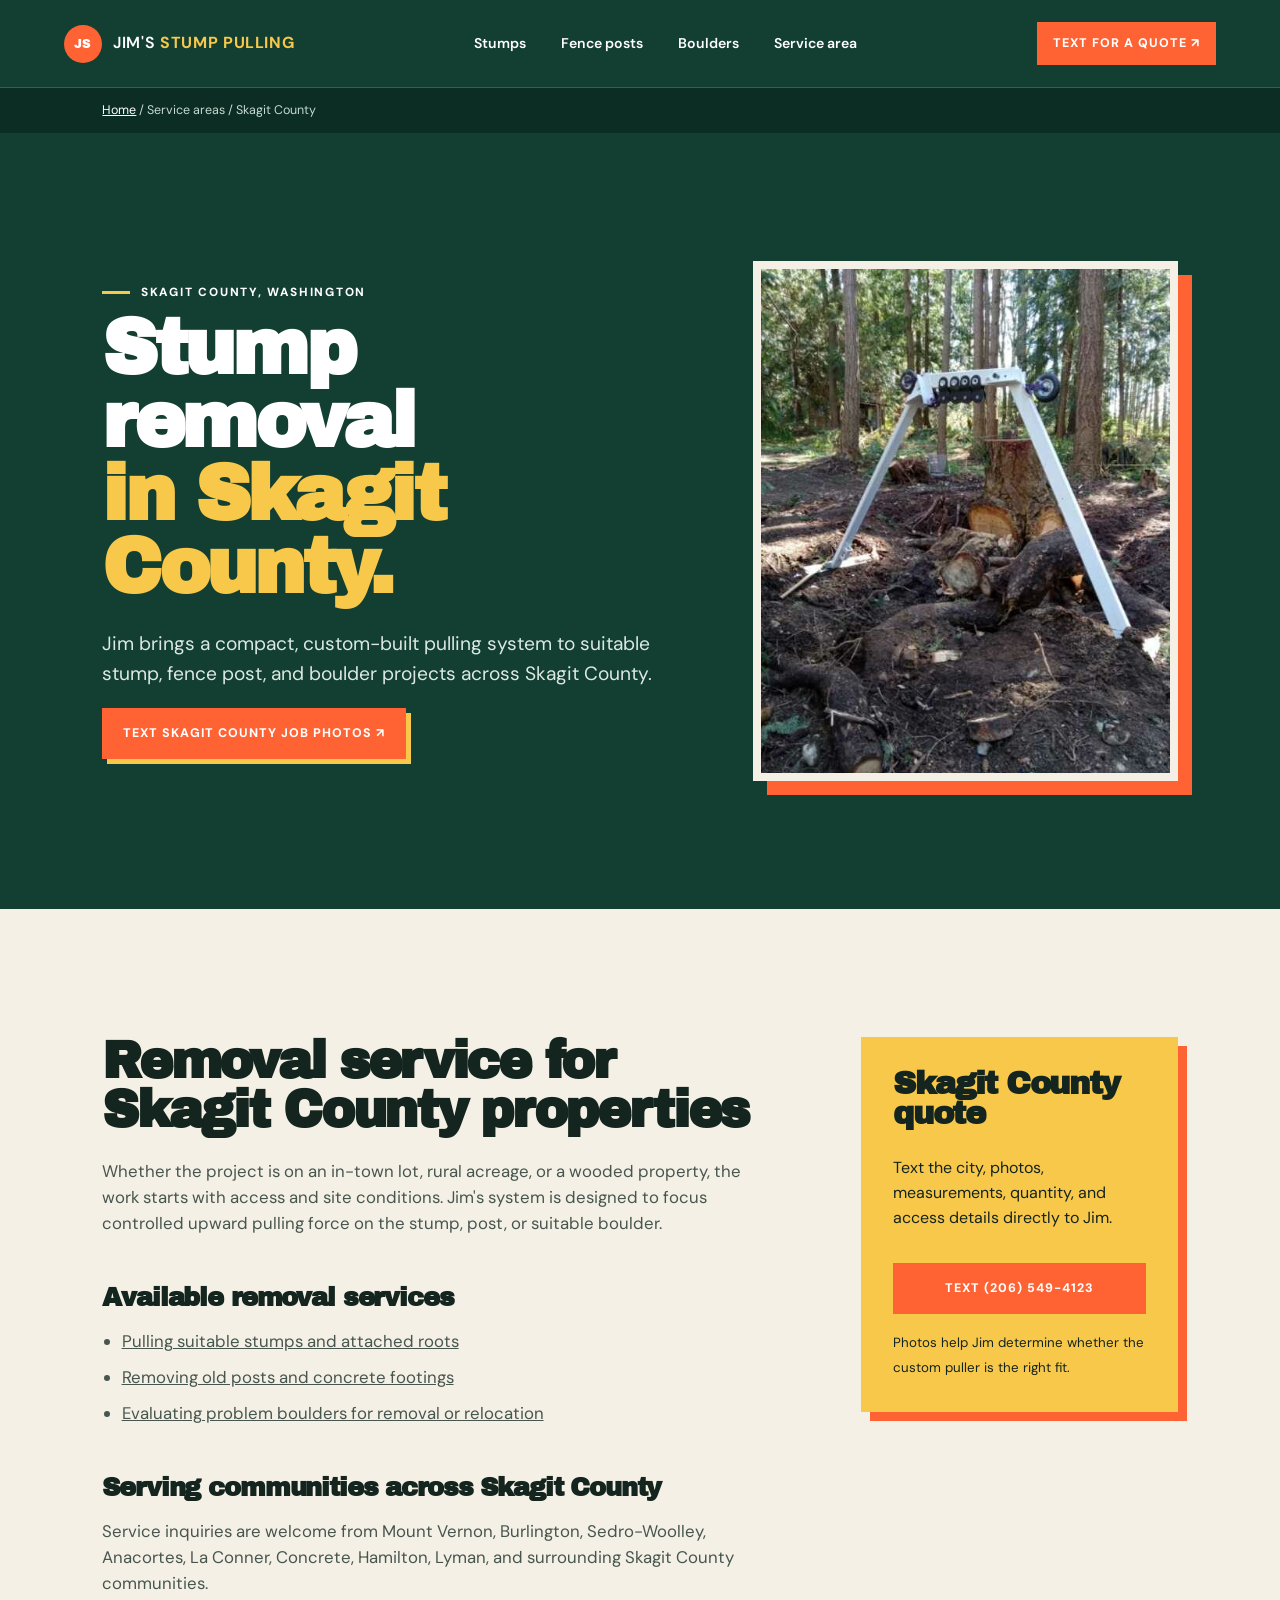
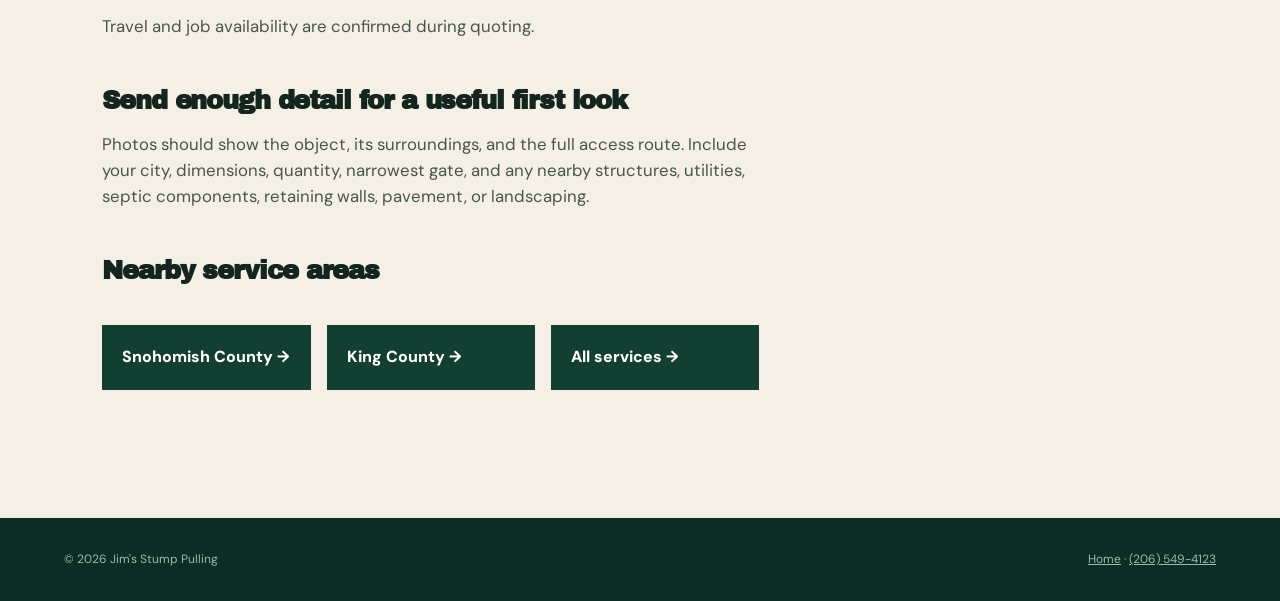
<file: service-areas/skagit-county/index.html>
<!doctype html>
<html lang="en"><head>
  <meta charset="utf-8"><meta name="viewport" content="width=device-width, initial-scale=1"><meta name="theme-color" content="#123f32">
  <title>Stump Removal in Skagit County, WA | Jim's Stump Pulling</title>
  <meta name="description" content="Stump, fence post, and boulder removal in Skagit County, Washington. Text Jim clear photos, measurements, access details, and your city for a quote.">
  <meta name="robots" content="index, follow, max-image-preview:large"><link rel="canonical" href="https://stumppulling.com/service-areas/skagit-county/">
  <meta property="og:type" content="website"><meta property="og:site_name" content="Jim's Stump Pulling"><meta property="og:title" content="Stump Removal in Skagit County, WA"><meta property="og:description" content="Custom pulling service for stumps, fence posts, and boulders across Skagit County."><meta property="og:url" content="https://stumppulling.com/service-areas/skagit-county/"><meta property="og:image" content="https://stumppulling.com/assets/photos/frame-at-work.jpg"><meta name="twitter:card" content="summary_large_image">
  <link rel="stylesheet" href="/styles.css"><script src="/script.js" defer></script>
  <script type="application/ld+json">{"@context":"https://schema.org","@graph":[{"@type":"Service","name":"Stump, Fence Post, and Boulder Removal in Skagit County","url":"https://stumppulling.com/service-areas/skagit-county/","provider":{"@id":"https://stumppulling.com/#business"},"areaServed":{"@type":"AdministrativeArea","name":"Skagit County, Washington"},"hasOfferCatalog":{"@type":"OfferCatalog","itemListElement":[{"@type":"Offer","itemOffered":{"@type":"Service","name":"Stump removal"}},{"@type":"Offer","itemOffered":{"@type":"Service","name":"Fence post removal"}},{"@type":"Offer","itemOffered":{"@type":"Service","name":"Boulder removal"}}]}},{"@type":"BreadcrumbList","itemListElement":[{"@type":"ListItem","position":1,"name":"Home","item":"https://stumppulling.com/"},{"@type":"ListItem","position":2,"name":"Skagit County","item":"https://stumppulling.com/service-areas/skagit-county/"}]}]}</script>
</head><body class="inner-page">
  <header class="site-header"><a class="brand" href="/"><span class="brand-mark" aria-hidden="true">JS</span><span>JIM'S <b>STUMP PULLING</b></span></a><nav aria-label="Main navigation"><a href="/services/stump-removal/">Stumps</a><a href="/services/fence-post-removal/">Fence posts</a><a href="/services/boulder-removal/">Boulders</a><a href="/#service-area">Service area</a></nav><a class="button button-small sms-link" href="#">Text for a quote ↗</a></header>
  <div class="breadcrumbs"><a href="/">Home</a> / Service areas / Skagit County</div>
  <main><section class="page-hero"><div><p class="eyebrow"><span></span> Skagit County, Washington</p><h1>Stump removal<br><em>in Skagit County.</em></h1><p>Jim brings a compact, custom-built pulling system to suitable stump, fence post, and boulder projects across Skagit County.</p><a class="button sms-link" href="#">Text Skagit County job photos ↗</a></div><figure><img src="/assets/photos/frame-at-work.jpg" width="524" height="699" alt="Jim's custom white pulling frame positioned above a large stump"></figure></section>
  <section class="section content-grid"><article class="prose"><h2>Removal service for Skagit County properties</h2><p>Whether the project is on an in-town lot, rural acreage, or a wooded property, the work starts with access and site conditions. Jim's system is designed to focus controlled upward pulling force on the stump, post, or suitable boulder.</p><h3>Available removal services</h3><ul><li><a href="/services/stump-removal/">Pulling suitable stumps and attached roots</a></li><li><a href="/services/fence-post-removal/">Removing old posts and concrete footings</a></li><li><a href="/services/boulder-removal/">Evaluating problem boulders for removal or relocation</a></li></ul><h3>Serving communities across Skagit County</h3><p>Service inquiries are welcome from Mount Vernon, Burlington, Sedro-Woolley, Anacortes, La Conner, Concrete, Hamilton, Lyman, and surrounding Skagit County communities.</p><p>Travel and job availability are confirmed during quoting.</p><h3>Send enough detail for a useful first look</h3><p>Photos should show the object, its surroundings, and the full access route. Include your city, dimensions, quantity, narrowest gate, and any nearby structures, utilities, septic components, retaining walls, pavement, or landscaping.</p><h3>Nearby service areas</h3><div class="related-links"><a href="/service-areas/snohomish-county/">Snohomish County →</a><a href="/service-areas/king-county/">King County →</a><a href="/">All services →</a></div></article><aside class="quote-panel"><h2>Skagit County quote</h2><p>Text the city, photos, measurements, quantity, and access details directly to Jim.</p><a class="button sms-link" href="#">Text (206) 549-4123</a><small>Photos help Jim determine whether the custom puller is the right fit.</small></aside></section></main>
  <footer><span>© <span id="year"></span> Jim's Stump Pulling</span><span><a href="/">Home</a> · <a href="tel:+12065494123">(206) 549-4123</a></span></footer>
</body></html>
</file>
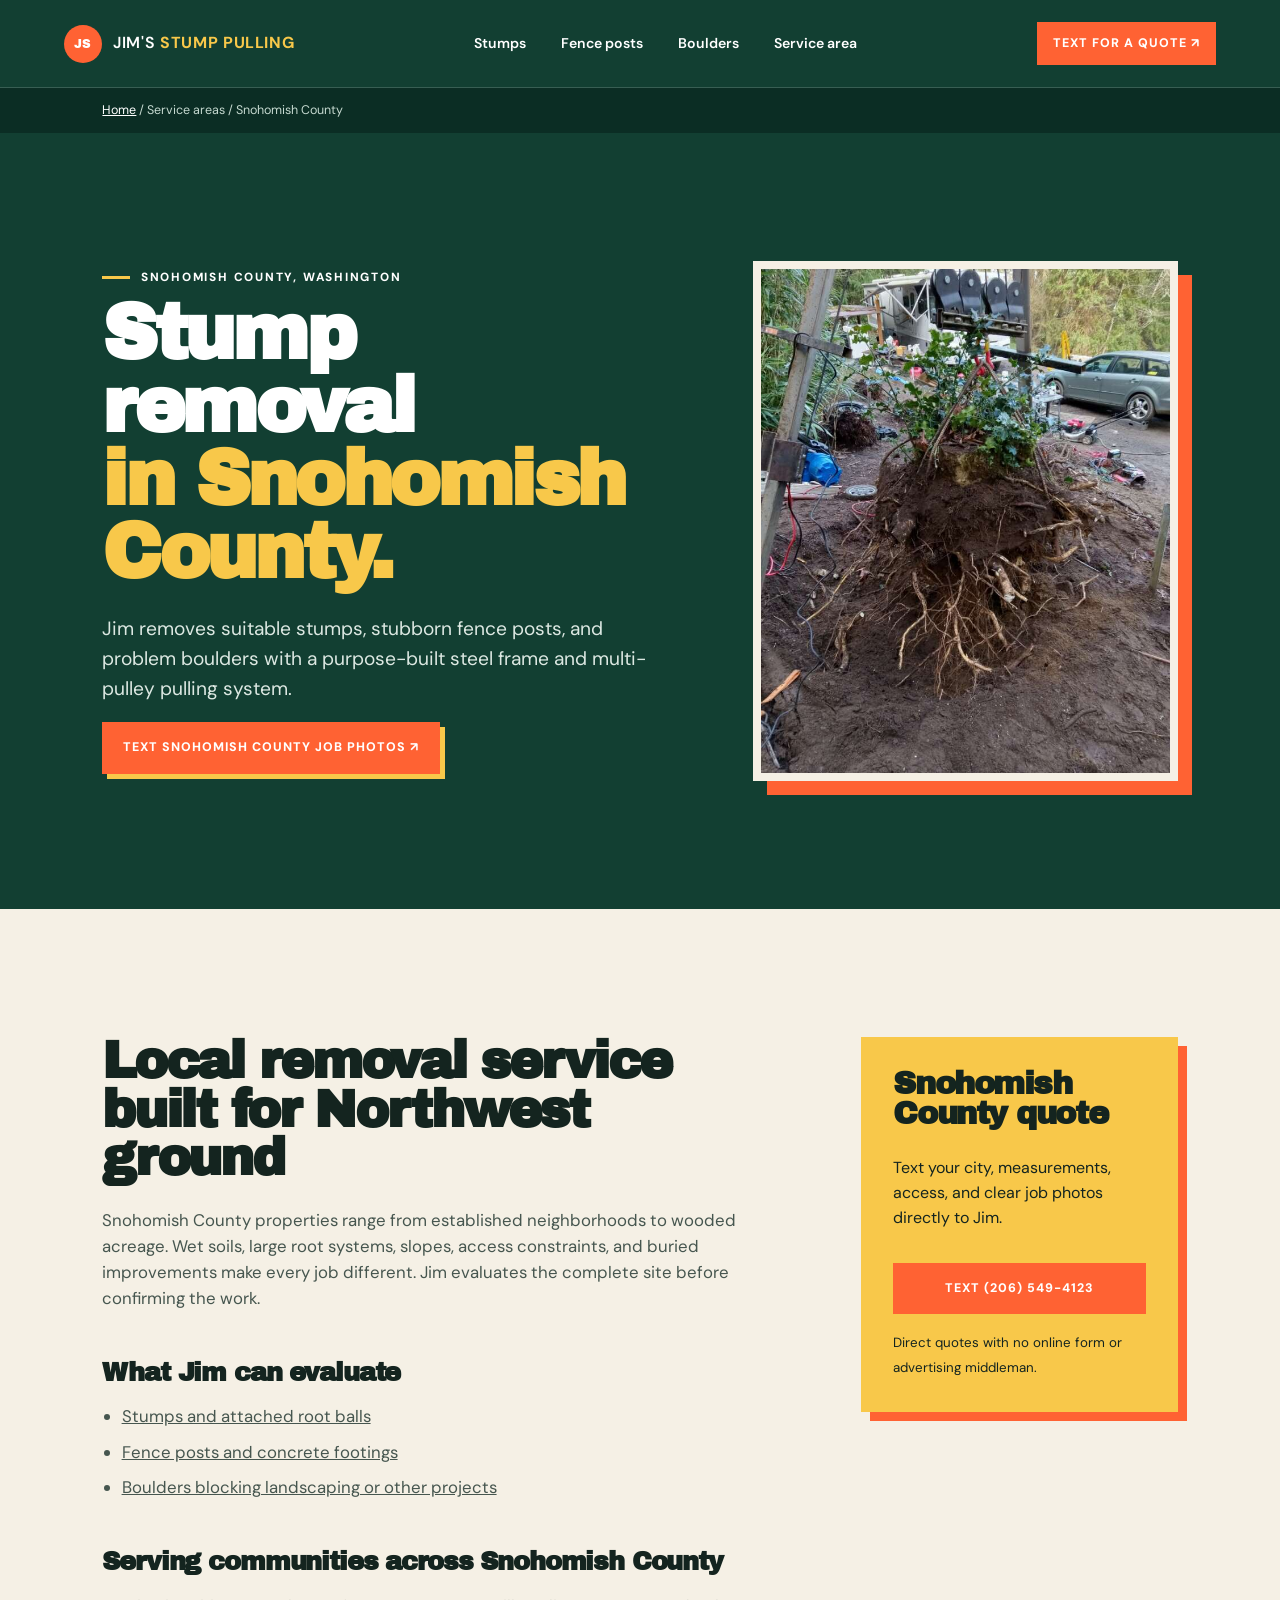
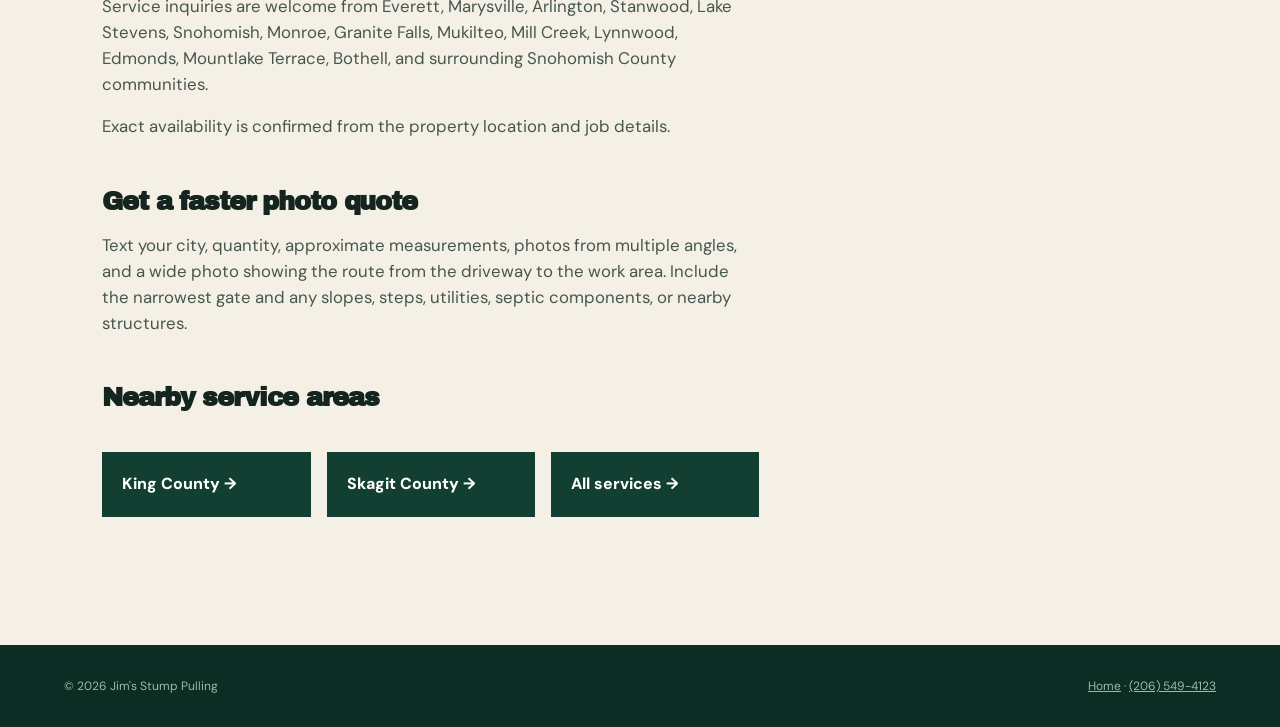
<file: service-areas/snohomish-county/index.html>
<!doctype html>
<html lang="en"><head>
  <meta charset="utf-8"><meta name="viewport" content="width=device-width, initial-scale=1"><meta name="theme-color" content="#123f32">
  <title>Stump Removal in Snohomish County, WA | Jim's Stump Pulling</title>
  <meta name="description" content="Stump, fence post, and boulder removal in Snohomish County, WA. Jim uses a custom pulling system with up to 130,000 lbs of system force.">
  <meta name="robots" content="index, follow, max-image-preview:large"><link rel="canonical" href="https://stumppulling.com/service-areas/snohomish-county/">
  <meta property="og:type" content="website"><meta property="og:site_name" content="Jim's Stump Pulling"><meta property="og:title" content="Stump Removal in Snohomish County, WA"><meta property="og:description" content="Custom pulling service for stumps, fence posts, and boulders across Snohomish County."><meta property="og:url" content="https://stumppulling.com/service-areas/snohomish-county/"><meta property="og:image" content="https://stumppulling.com/assets/photos/root-ball-raised.jpg"><meta name="twitter:card" content="summary_large_image">
  <link rel="stylesheet" href="/styles.css"><script src="/script.js" defer></script>
  <script type="application/ld+json">{"@context":"https://schema.org","@graph":[{"@type":"Service","name":"Stump, Fence Post, and Boulder Removal in Snohomish County","url":"https://stumppulling.com/service-areas/snohomish-county/","provider":{"@id":"https://stumppulling.com/#business"},"areaServed":{"@type":"AdministrativeArea","name":"Snohomish County, Washington"},"hasOfferCatalog":{"@type":"OfferCatalog","itemListElement":[{"@type":"Offer","itemOffered":{"@type":"Service","name":"Stump removal"}},{"@type":"Offer","itemOffered":{"@type":"Service","name":"Fence post removal"}},{"@type":"Offer","itemOffered":{"@type":"Service","name":"Boulder removal"}}]}},{"@type":"BreadcrumbList","itemListElement":[{"@type":"ListItem","position":1,"name":"Home","item":"https://stumppulling.com/"},{"@type":"ListItem","position":2,"name":"Snohomish County","item":"https://stumppulling.com/service-areas/snohomish-county/"}]}]}</script>
</head><body class="inner-page">
  <header class="site-header"><a class="brand" href="/"><span class="brand-mark" aria-hidden="true">JS</span><span>JIM'S <b>STUMP PULLING</b></span></a><nav aria-label="Main navigation"><a href="/services/stump-removal/">Stumps</a><a href="/services/fence-post-removal/">Fence posts</a><a href="/services/boulder-removal/">Boulders</a><a href="/#service-area">Service area</a></nav><a class="button button-small sms-link" href="#">Text for a quote ↗</a></header>
  <div class="breadcrumbs"><a href="/">Home</a> / Service areas / Snohomish County</div>
  <main><section class="page-hero"><div><p class="eyebrow"><span></span> Snohomish County, Washington</p><h1>Stump removal<br><em>in Snohomish County.</em></h1><p>Jim removes suitable stumps, stubborn fence posts, and problem boulders with a purpose-built steel frame and multi-pulley pulling system.</p><a class="button sms-link" href="#">Text Snohomish County job photos ↗</a></div><figure><img src="/assets/photos/root-ball-raised.jpg" width="720" height="960" alt="Custom steel-frame stump puller raising a root ball in Snohomish County service area"></figure></section>
  <section class="section content-grid"><article class="prose"><h2>Local removal service built for Northwest ground</h2><p>Snohomish County properties range from established neighborhoods to wooded acreage. Wet soils, large root systems, slopes, access constraints, and buried improvements make every job different. Jim evaluates the complete site before confirming the work.</p><h3>What Jim can evaluate</h3><ul><li><a href="/services/stump-removal/">Stumps and attached root balls</a></li><li><a href="/services/fence-post-removal/">Fence posts and concrete footings</a></li><li><a href="/services/boulder-removal/">Boulders blocking landscaping or other projects</a></li></ul><h3>Serving communities across Snohomish County</h3><p>Service inquiries are welcome from Everett, Marysville, Arlington, Stanwood, Lake Stevens, Snohomish, Monroe, Granite Falls, Mukilteo, Mill Creek, Lynnwood, Edmonds, Mountlake Terrace, Bothell, and surrounding Snohomish County communities.</p><p>Exact availability is confirmed from the property location and job details.</p><h3>Get a faster photo quote</h3><p>Text your city, quantity, approximate measurements, photos from multiple angles, and a wide photo showing the route from the driveway to the work area. Include the narrowest gate and any slopes, steps, utilities, septic components, or nearby structures.</p><h3>Nearby service areas</h3><div class="related-links"><a href="/service-areas/king-county/">King County →</a><a href="/service-areas/skagit-county/">Skagit County →</a><a href="/">All services →</a></div></article><aside class="quote-panel"><h2>Snohomish County quote</h2><p>Text your city, measurements, access, and clear job photos directly to Jim.</p><a class="button sms-link" href="#">Text (206) 549-4123</a><small>Direct quotes with no online form or advertising middleman.</small></aside></section></main>
  <footer><span>© <span id="year"></span> Jim's Stump Pulling</span><span><a href="/">Home</a> · <a href="tel:+12065494123">(206) 549-4123</a></span></footer>
</body></html>
</file>
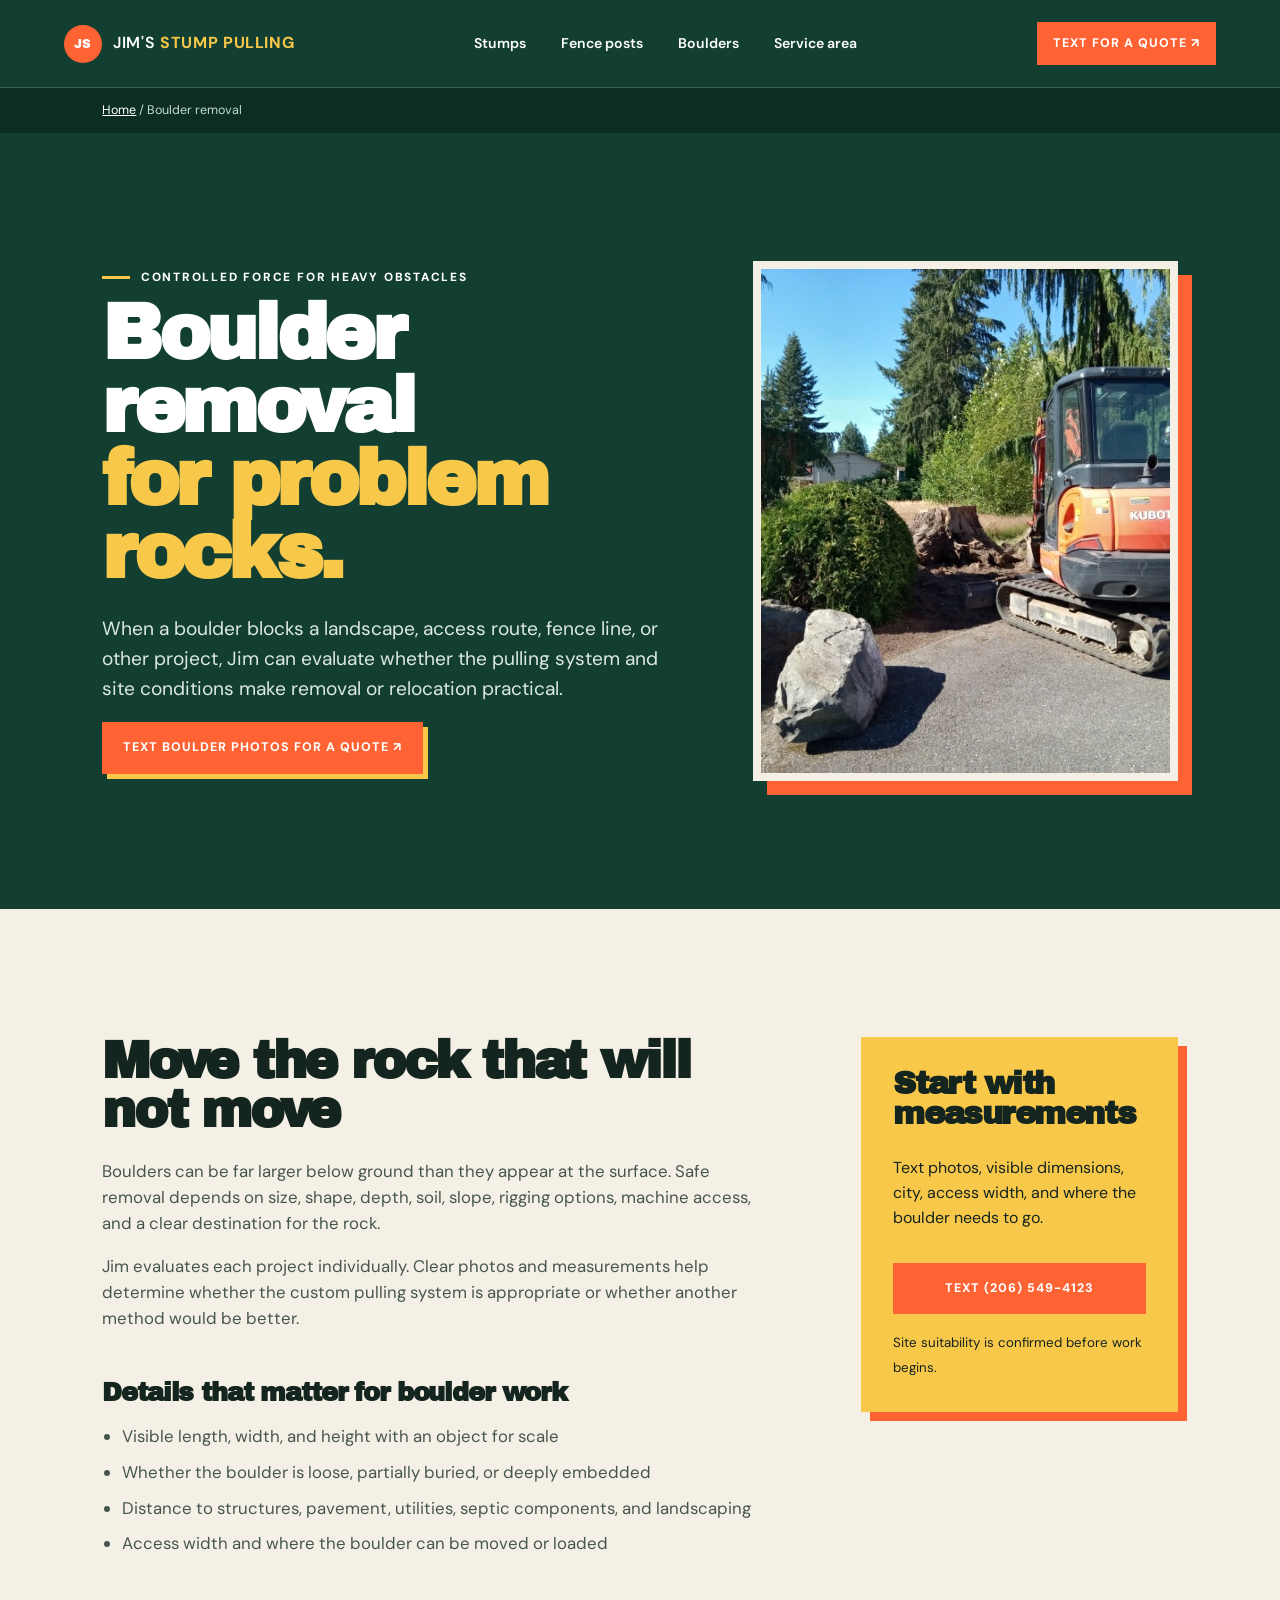
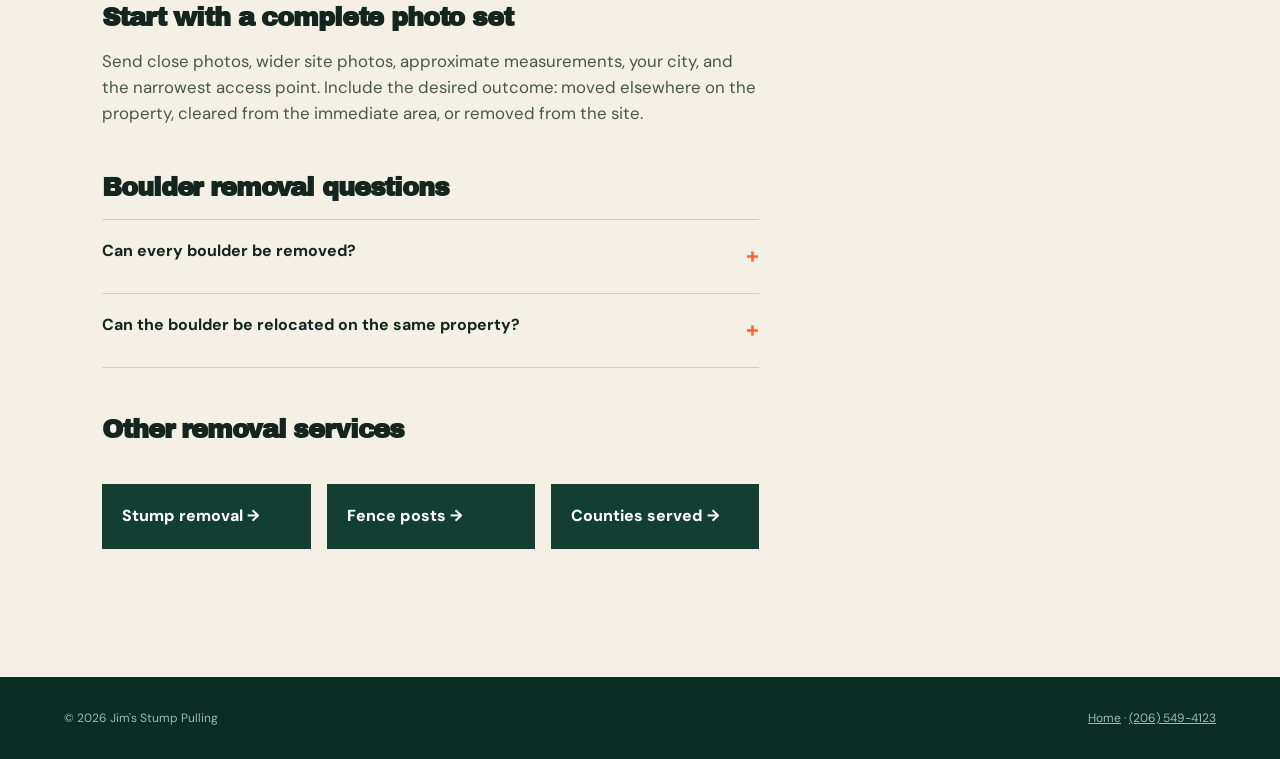
<file: services/boulder-removal/index.html>
<!doctype html>
<html lang="en"><head>
  <meta charset="utf-8"><meta name="viewport" content="width=device-width, initial-scale=1"><meta name="theme-color" content="#123f32">
  <title>Boulder Removal Service | King, Snohomish &amp; Skagit Counties</title>
  <meta name="description" content="Problem boulder removal and relocation in King, Snohomish, and Skagit counties when access and site conditions are suitable. Text photos for a quote.">
  <meta name="robots" content="index, follow, max-image-preview:large"><link rel="canonical" href="https://stumppulling.com/services/boulder-removal/">
  <meta property="og:type" content="website"><meta property="og:site_name" content="Jim's Stump Pulling"><meta property="og:title" content="Boulder Removal | Jim's Stump Pulling"><meta property="og:description" content="Controlled pulling force for problem boulders when site conditions make the job a fit."><meta property="og:url" content="https://stumppulling.com/services/boulder-removal/"><meta property="og:image" content="https://stumppulling.com/assets/photos/excavator-and-boulder.jpg"><meta name="twitter:card" content="summary_large_image">
  <link rel="stylesheet" href="/styles.css"><script src="/script.js" defer></script>
  <script type="application/ld+json">{"@context":"https://schema.org","@graph":[{"@type":"Service","name":"Boulder Removal","serviceType":"Boulder removal and relocation","url":"https://stumppulling.com/services/boulder-removal/","provider":{"@id":"https://stumppulling.com/#business"},"areaServed":["King County, Washington","Snohomish County, Washington","Skagit County, Washington"]},{"@type":"BreadcrumbList","itemListElement":[{"@type":"ListItem","position":1,"name":"Home","item":"https://stumppulling.com/"},{"@type":"ListItem","position":2,"name":"Boulder Removal","item":"https://stumppulling.com/services/boulder-removal/"}]}]}</script>
</head><body class="inner-page">
  <header class="site-header"><a class="brand" href="/"><span class="brand-mark" aria-hidden="true">JS</span><span>JIM'S <b>STUMP PULLING</b></span></a><nav aria-label="Main navigation"><a href="/services/stump-removal/">Stumps</a><a href="/services/fence-post-removal/">Fence posts</a><a href="/services/boulder-removal/">Boulders</a><a href="/#service-area">Service area</a></nav><a class="button button-small sms-link" href="#">Text for a quote ↗</a></header>
  <div class="breadcrumbs"><a href="/">Home</a> / Boulder removal</div>
  <main><section class="page-hero"><div><p class="eyebrow"><span></span> Controlled force for heavy obstacles</p><h1>Boulder removal<br><em>for problem rocks.</em></h1><p>When a boulder blocks a landscape, access route, fence line, or other project, Jim can evaluate whether the pulling system and site conditions make removal or relocation practical.</p><a class="button sms-link" href="#">Text boulder photos for a quote ↗</a></div><figure><img src="/assets/photos/excavator-and-boulder.jpg" width="960" height="720" alt="Large boulder exposed beside compact excavation equipment"></figure></section>
  <section class="section content-grid"><article class="prose"><h2>Move the rock that will not move</h2><p>Boulders can be far larger below ground than they appear at the surface. Safe removal depends on size, shape, depth, soil, slope, rigging options, machine access, and a clear destination for the rock.</p><p>Jim evaluates each project individually. Clear photos and measurements help determine whether the custom pulling system is appropriate or whether another method would be better.</p><h3>Details that matter for boulder work</h3><ul><li>Visible length, width, and height with an object for scale</li><li>Whether the boulder is loose, partially buried, or deeply embedded</li><li>Distance to structures, pavement, utilities, septic components, and landscaping</li><li>Access width and where the boulder can be moved or loaded</li></ul><h3>Start with a complete photo set</h3><p>Send close photos, wider site photos, approximate measurements, your city, and the narrowest access point. Include the desired outcome: moved elsewhere on the property, cleared from the immediate area, or removed from the site.</p><div class="landing-faq"><h3>Boulder removal questions</h3><details><summary>Can every boulder be removed? <span>+</span></summary><p>No. Weight, depth, access, rigging, utilities, nearby improvements, and the destination all determine whether the work is feasible.</p></details><details><summary>Can the boulder be relocated on the same property? <span>+</span></summary><p>Potentially. Include the intended destination in your photos so the entire route can be evaluated.</p></details></div><h3>Other removal services</h3><div class="related-links"><a href="/services/stump-removal/">Stump removal →</a><a href="/services/fence-post-removal/">Fence posts →</a><a href="/#service-area">Counties served →</a></div></article><aside class="quote-panel"><h2>Start with measurements</h2><p>Text photos, visible dimensions, city, access width, and where the boulder needs to go.</p><a class="button sms-link" href="#">Text (206) 549-4123</a><small>Site suitability is confirmed before work begins.</small></aside></section></main>
  <footer><span>© <span id="year"></span> Jim's Stump Pulling</span><span><a href="/">Home</a> · <a href="tel:+12065494123">(206) 549-4123</a></span></footer>
</body></html>
</file>
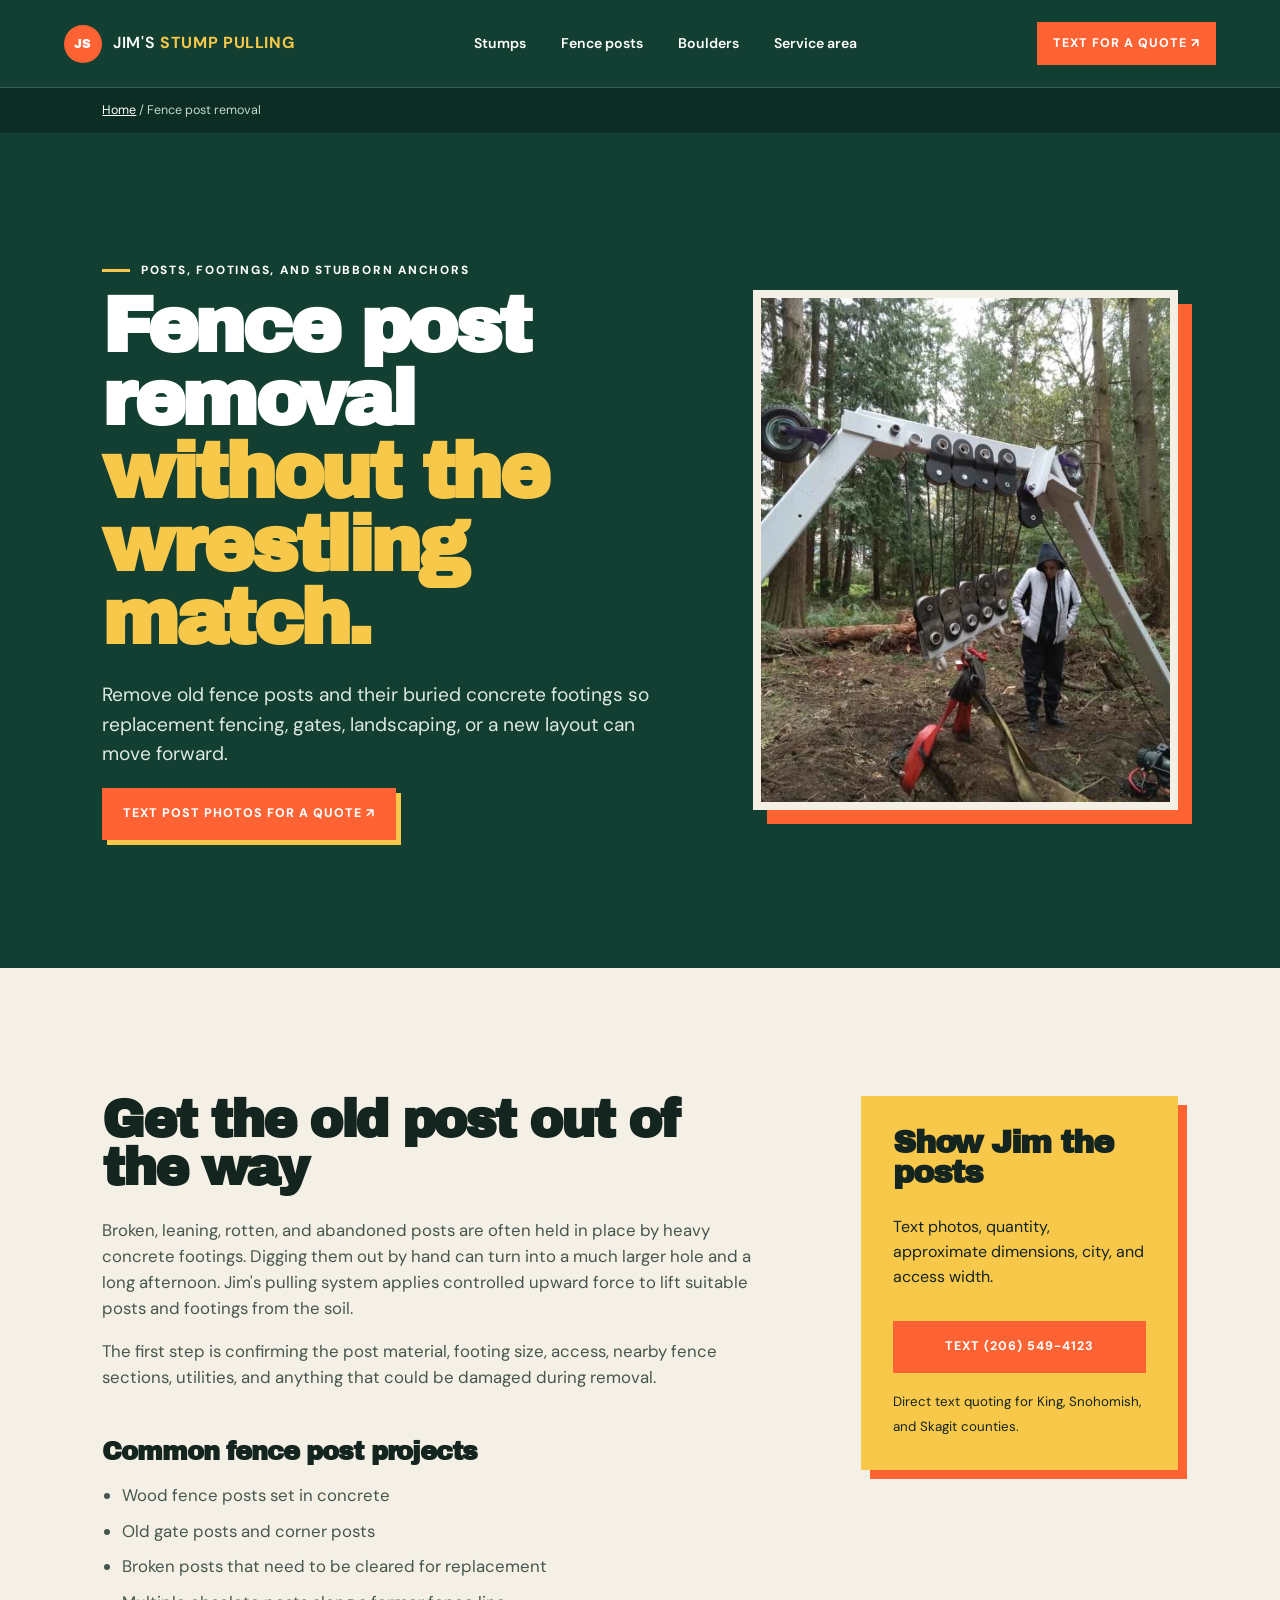
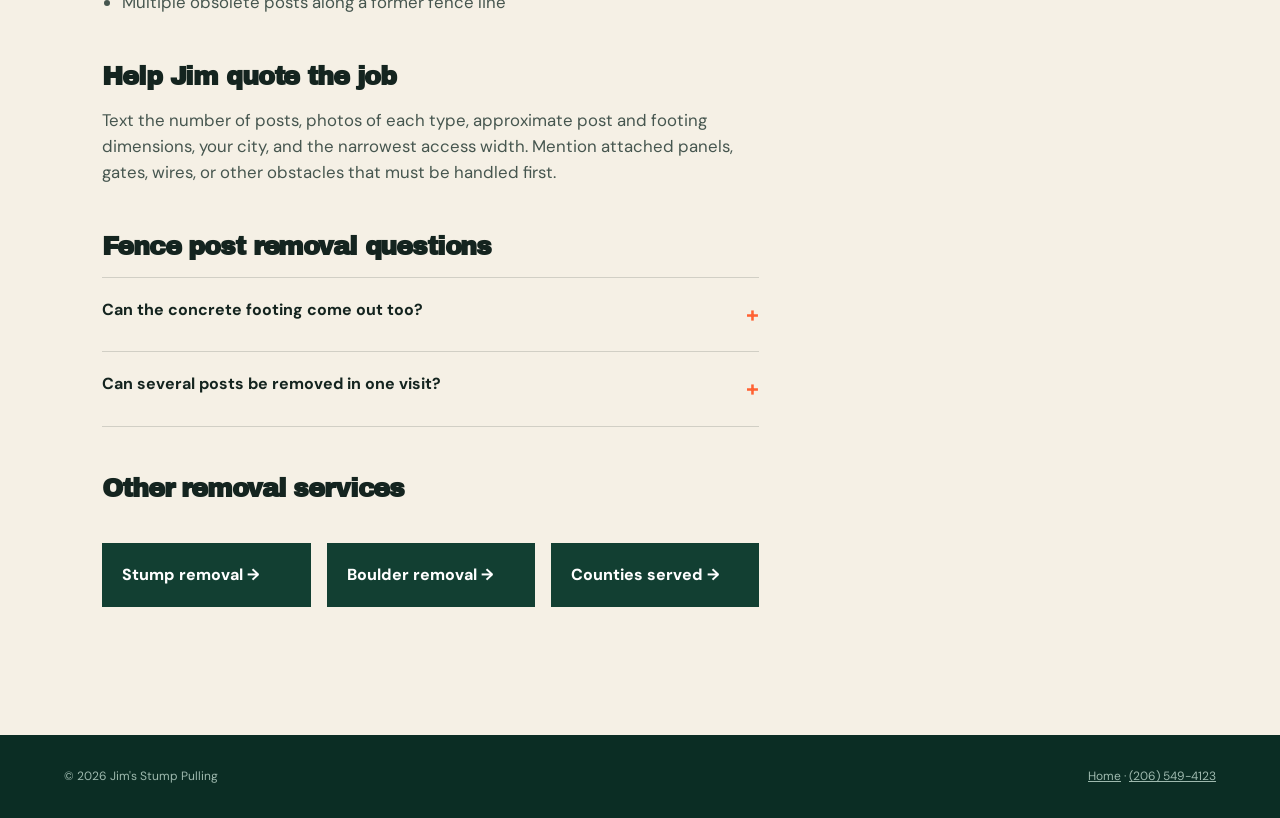
<file: services/fence-post-removal/index.html>
<!doctype html>
<html lang="en"><head>
  <meta charset="utf-8"><meta name="viewport" content="width=device-width, initial-scale=1"><meta name="theme-color" content="#123f32">
  <title>Fence Post Removal | King, Snohomish &amp; Skagit Counties</title>
  <meta name="description" content="Fence post and concrete footing removal across King, Snohomish, and Skagit counties. Text Jim photos, measurements, and your city for a quote.">
  <meta name="robots" content="index, follow, max-image-preview:large"><link rel="canonical" href="https://stumppulling.com/services/fence-post-removal/">
  <meta property="og:type" content="website"><meta property="og:site_name" content="Jim's Stump Pulling"><meta property="og:title" content="Fence Post Removal | Jim's Stump Pulling"><meta property="og:description" content="Pull stubborn fence posts and concrete footings so the next project can move forward."><meta property="og:url" content="https://stumppulling.com/services/fence-post-removal/"><meta property="og:image" content="https://stumppulling.com/assets/photos/custom-frame.jpg"><meta name="twitter:card" content="summary_large_image">
  <link rel="stylesheet" href="/styles.css"><script src="/script.js" defer></script>
  <script type="application/ld+json">{"@context":"https://schema.org","@graph":[{"@type":"Service","name":"Fence Post Removal","serviceType":"Fence post and concrete footing removal","url":"https://stumppulling.com/services/fence-post-removal/","provider":{"@id":"https://stumppulling.com/#business"},"areaServed":["King County, Washington","Snohomish County, Washington","Skagit County, Washington"]},{"@type":"BreadcrumbList","itemListElement":[{"@type":"ListItem","position":1,"name":"Home","item":"https://stumppulling.com/"},{"@type":"ListItem","position":2,"name":"Fence Post Removal","item":"https://stumppulling.com/services/fence-post-removal/"}]}]}</script>
</head><body class="inner-page">
  <header class="site-header"><a class="brand" href="/"><span class="brand-mark" aria-hidden="true">JS</span><span>JIM'S <b>STUMP PULLING</b></span></a><nav aria-label="Main navigation"><a href="/services/stump-removal/">Stumps</a><a href="/services/fence-post-removal/">Fence posts</a><a href="/services/boulder-removal/">Boulders</a><a href="/#service-area">Service area</a></nav><a class="button button-small sms-link" href="#">Text for a quote ↗</a></header>
  <div class="breadcrumbs"><a href="/">Home</a> / Fence post removal</div>
  <main><section class="page-hero"><div><p class="eyebrow"><span></span> Posts, footings, and stubborn anchors</p><h1>Fence post removal<br><em>without the wrestling match.</em></h1><p>Remove old fence posts and their buried concrete footings so replacement fencing, gates, landscaping, or a new layout can move forward.</p><a class="button sms-link" href="#">Text post photos for a quote ↗</a></div><figure><img src="/assets/photos/custom-frame.jpg" width="648" height="864" alt="Jim's portable custom steel pulling frame used for removal work"></figure></section>
  <section class="section content-grid"><article class="prose"><h2>Get the old post out of the way</h2><p>Broken, leaning, rotten, and abandoned posts are often held in place by heavy concrete footings. Digging them out by hand can turn into a much larger hole and a long afternoon. Jim's pulling system applies controlled upward force to lift suitable posts and footings from the soil.</p><p>The first step is confirming the post material, footing size, access, nearby fence sections, utilities, and anything that could be damaged during removal.</p><h3>Common fence post projects</h3><ul><li>Wood fence posts set in concrete</li><li>Old gate posts and corner posts</li><li>Broken posts that need to be cleared for replacement</li><li>Multiple obsolete posts along a former fence line</li></ul><h3>Help Jim quote the job</h3><p>Text the number of posts, photos of each type, approximate post and footing dimensions, your city, and the narrowest access width. Mention attached panels, gates, wires, or other obstacles that must be handled first.</p><div class="landing-faq"><h3>Fence post removal questions</h3><details><summary>Can the concrete footing come out too? <span>+</span></summary><p>That is generally the goal. The actual result depends on how the post was installed and the condition of the post and footing.</p></details><details><summary>Can several posts be removed in one visit? <span>+</span></summary><p>Yes, subject to access and site conditions. Send the total quantity and representative photos for quoting.</p></details></div><h3>Other removal services</h3><div class="related-links"><a href="/services/stump-removal/">Stump removal →</a><a href="/services/boulder-removal/">Boulder removal →</a><a href="/#service-area">Counties served →</a></div></article><aside class="quote-panel"><h2>Show Jim the posts</h2><p>Text photos, quantity, approximate dimensions, city, and access width.</p><a class="button sms-link" href="#">Text (206) 549-4123</a><small>Direct text quoting for King, Snohomish, and Skagit counties.</small></aside></section></main>
  <footer><span>© <span id="year"></span> Jim's Stump Pulling</span><span><a href="/">Home</a> · <a href="tel:+12065494123">(206) 549-4123</a></span></footer>
</body></html>
</file>
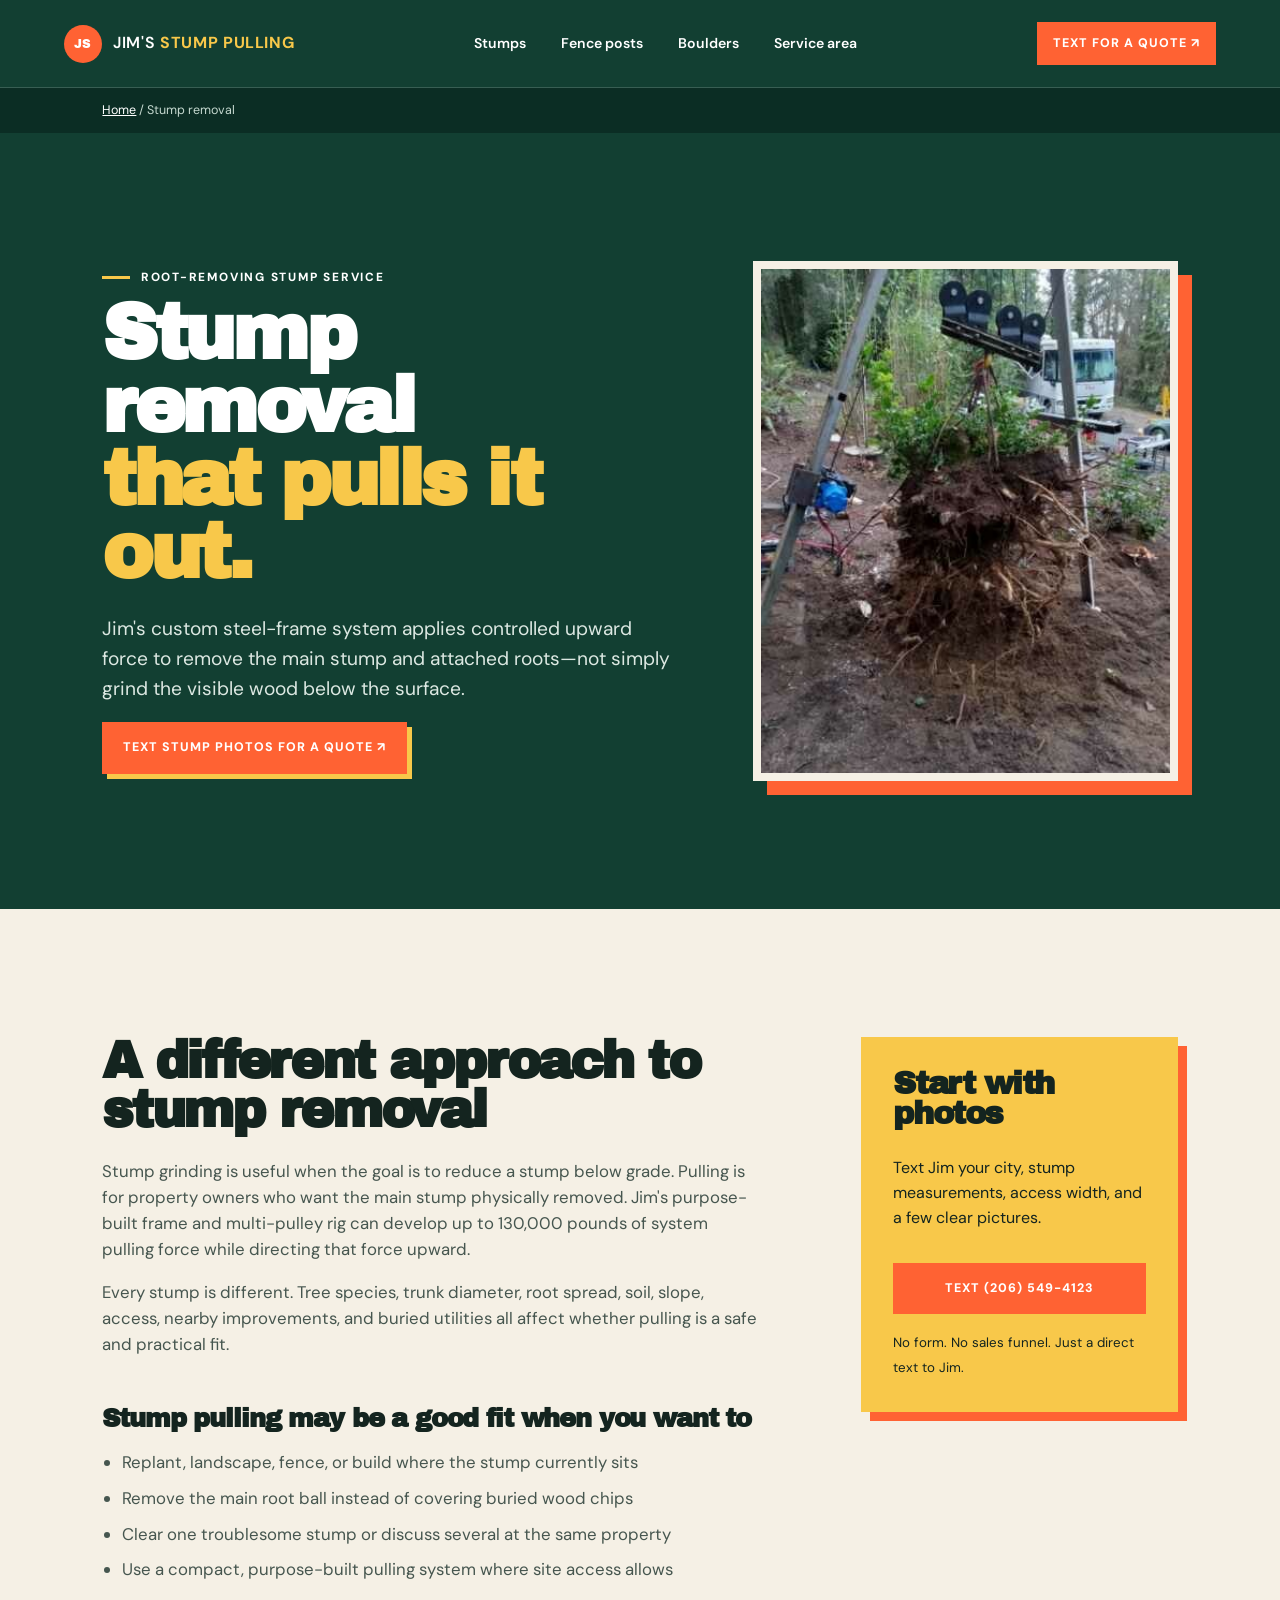
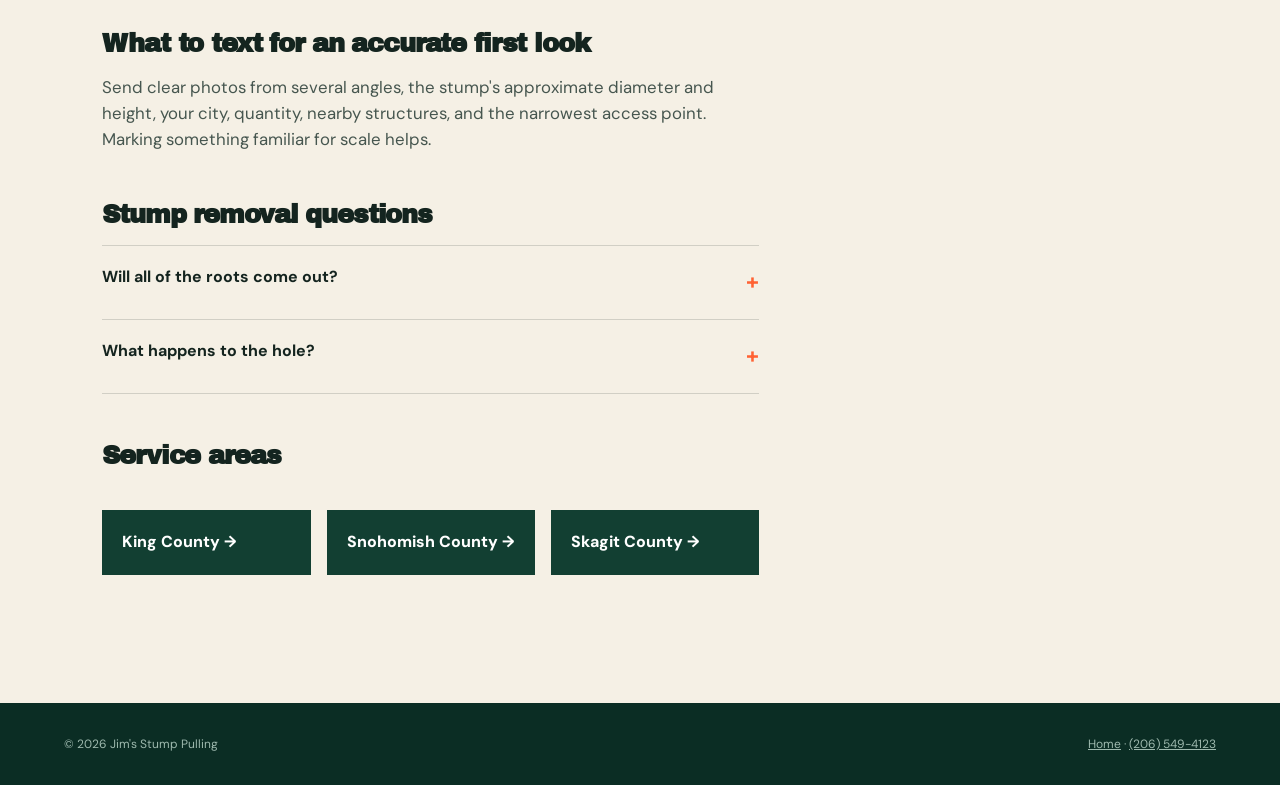
<file: services/stump-removal/index.html>
<!doctype html>
<html lang="en"><head>
  <meta charset="utf-8"><meta name="viewport" content="width=device-width, initial-scale=1"><meta name="theme-color" content="#123f32">
  <title>Stump Removal Service | King, Snohomish &amp; Skagit Counties</title>
  <meta name="description" content="Stump removal that pulls the main stump and attached roots from the ground. Serving King, Snohomish, and Skagit counties. Text photos for a quote.">
  <meta name="robots" content="index, follow, max-image-preview:large"><link rel="canonical" href="https://stumppulling.com/services/stump-removal/">
  <meta property="og:type" content="website"><meta property="og:site_name" content="Jim's Stump Pulling"><meta property="og:title" content="Stump Removal Service | Jim's Stump Pulling"><meta property="og:description" content="Remove the main stump and attached roots with a custom-built pulling system."><meta property="og:url" content="https://stumppulling.com/services/stump-removal/"><meta property="og:image" content="https://stumppulling.com/assets/photos/stump-lifted.jpg"><meta name="twitter:card" content="summary_large_image">
  <link rel="stylesheet" href="/styles.css"><script src="/script.js" defer></script>
  <script type="application/ld+json">{"@context":"https://schema.org","@graph":[{"@type":"Service","name":"Stump Removal","serviceType":"Stump removal","url":"https://stumppulling.com/services/stump-removal/","provider":{"@id":"https://stumppulling.com/#business"},"areaServed":["King County, Washington","Snohomish County, Washington","Skagit County, Washington"],"description":"Removal of stumps and attached roots with a custom-built pulling system."},{"@type":"BreadcrumbList","itemListElement":[{"@type":"ListItem","position":1,"name":"Home","item":"https://stumppulling.com/"},{"@type":"ListItem","position":2,"name":"Stump Removal","item":"https://stumppulling.com/services/stump-removal/"}]},{"@type":"FAQPage","mainEntity":[{"@type":"Question","name":"Is stump pulling different from stump grinding?","acceptedAnswer":{"@type":"Answer","text":"Yes. Grinding cuts wood below grade and generally leaves the main roots underground. Pulling aims to remove the main stump and attached roots."}},{"@type":"Question","name":"Can every stump be pulled?","acceptedAnswer":{"@type":"Answer","text":"Suitability depends on stump size, species, soil, access, nearby structures, utilities, and other site conditions. Photos are the best first step."}}]}]}</script>
</head><body class="inner-page">
  <header class="site-header"><a class="brand" href="/" aria-label="Jim's Stump Pulling home"><span class="brand-mark" aria-hidden="true">JS</span><span>JIM'S <b>STUMP PULLING</b></span></a><nav aria-label="Main navigation"><a href="/services/stump-removal/">Stumps</a><a href="/services/fence-post-removal/">Fence posts</a><a href="/services/boulder-removal/">Boulders</a><a href="/#service-area">Service area</a></nav><a class="button button-small sms-link" href="#">Text for a quote ↗</a></header>
  <div class="breadcrumbs"><a href="/">Home</a> / Stump removal</div>
  <main><section class="page-hero"><div><p class="eyebrow"><span></span> Root-removing stump service</p><h1>Stump removal<br><em>that pulls it out.</em></h1><p>Jim's custom steel-frame system applies controlled upward force to remove the main stump and attached roots—not simply grind the visible wood below the surface.</p><a class="button sms-link" href="#">Text stump photos for a quote ↗</a></div><figure><img src="/assets/photos/stump-lifted.jpg" width="381" height="509" alt="Large stump and root ball suspended after being pulled from the ground"></figure></section>
  <section class="section content-grid"><article class="prose"><h2>A different approach to stump removal</h2><p>Stump grinding is useful when the goal is to reduce a stump below grade. Pulling is for property owners who want the main stump physically removed. Jim's purpose-built frame and multi-pulley rig can develop up to 130,000 pounds of system pulling force while directing that force upward.</p><p>Every stump is different. Tree species, trunk diameter, root spread, soil, slope, access, nearby improvements, and buried utilities all affect whether pulling is a safe and practical fit.</p><h3>Stump pulling may be a good fit when you want to</h3><ul><li>Replant, landscape, fence, or build where the stump currently sits</li><li>Remove the main root ball instead of covering buried wood chips</li><li>Clear one troublesome stump or discuss several at the same property</li><li>Use a compact, purpose-built pulling system where site access allows</li></ul><h3>What to text for an accurate first look</h3><p>Send clear photos from several angles, the stump's approximate diameter and height, your city, quantity, nearby structures, and the narrowest access point. Marking something familiar for scale helps.</p><div class="landing-faq"><h3>Stump removal questions</h3><details><summary>Will all of the roots come out? <span>+</span></summary><p>The main root ball and attached roots are the target, but small or far-reaching roots can remain in the soil.</p></details><details><summary>What happens to the hole? <span>+</span></summary><p>Cleanup, stump disposal, and backfill needs vary by job. Include those expectations when requesting the quote.</p></details></div><h3>Service areas</h3><div class="related-links"><a href="/service-areas/king-county/">King County →</a><a href="/service-areas/snohomish-county/">Snohomish County →</a><a href="/service-areas/skagit-county/">Skagit County →</a></div></article><aside class="quote-panel"><h2>Start with photos</h2><p>Text Jim your city, stump measurements, access width, and a few clear pictures.</p><a class="button sms-link" href="#">Text (206) 549-4123</a><small>No form. No sales funnel. Just a direct text to Jim.</small></aside></section></main>
  <footer><span>© <span id="year"></span> Jim's Stump Pulling</span><span><a href="/">Home</a> · <a href="tel:+12065494123">(206) 549-4123</a></span></footer>
</body></html>
</file>
<file: styles.css>
@import url('https://fonts.googleapis.com/css2?family=Archivo+Black&family=DM+Sans:wght@400;500;600;700&display=swap');
:root{--green:#123f32;--green2:#0b2d24;--orange:#ff6233;--yellow:#f8c84a;--cream:#f5f0e5;--ink:#14241f;--white:#fffdf7;--line:rgba(20,36,31,.16)}
*{box-sizing:border-box}html{scroll-behavior:smooth}body{margin:0;background:var(--cream);color:var(--ink);font-family:"DM Sans",sans-serif;line-height:1.55}a{color:inherit}h1,h2,h3,p{margin-top:0}h1,h2,h3{font-family:"Archivo Black",sans-serif;line-height:.95;letter-spacing:-.045em}em{font-style:normal;color:var(--orange)}.skip-link{position:fixed;top:-5rem;left:1rem;background:white;padding:.7rem;z-index:99}.skip-link:focus{top:1rem}.site-header{height:88px;display:flex;align-items:center;justify-content:space-between;padding:0 clamp(1.25rem,5vw,5rem);position:absolute;z-index:10;width:100%;color:white;border-bottom:1px solid rgba(255,255,255,.16)}.brand{display:flex;gap:.7rem;align-items:center;text-decoration:none;font-weight:600;letter-spacing:.04em}.brand b{color:var(--yellow)}.brand-mark{display:grid;place-items:center;width:38px;height:38px;border-radius:50%;background:var(--orange);font:12px "Archivo Black"}.site-header nav{display:flex;gap:2.2rem}.site-header nav a{text-decoration:none;font-size:.88rem;font-weight:600}.button{display:inline-flex;align-items:center;justify-content:center;gap:1.5rem;background:var(--orange);color:white;padding:1rem 1.3rem;text-decoration:none;text-transform:uppercase;font-size:.78rem;font-weight:800;letter-spacing:.08em;box-shadow:5px 5px 0 var(--yellow);transition:.2s}.button:hover,.button:focus-visible{transform:translate(-2px,-2px);box-shadow:8px 8px 0 var(--yellow)}.button-small{padding:.75rem 1rem;box-shadow:none}.button-light{background:var(--cream);color:var(--green);box-shadow:5px 5px 0 var(--orange)}.hero{min-height:780px;background:var(--green);color:white;padding:150px clamp(1.25rem,7vw,7rem) 90px;display:grid;grid-template-columns:1.05fr .95fr;align-items:center;position:relative;overflow:hidden}.hero:before{content:"";position:absolute;inset:0;background-image:radial-gradient(rgba(255,255,255,.08) 1px,transparent 1px);background-size:26px 26px;mask-image:linear-gradient(to right,black,transparent 70%)}.hero-copy,.machine-art{position:relative;z-index:1}.eyebrow{text-transform:uppercase;letter-spacing:.15em;font-weight:800;font-size:.74rem;display:flex;align-items:center;gap:.65rem}.eyebrow span{width:28px;height:3px;background:var(--yellow)}.eyebrow.dark{color:var(--green)}.eyebrow.dark span{background:var(--orange)}h1{font-size:clamp(3.8rem,7.6vw,8rem);margin:.7rem 0 1.4rem;max-width:950px}h1 em{color:var(--yellow)}.hero-lede{font-size:clamp(1rem,1.5vw,1.3rem);max-width:610px;color:#dce8e2}.hero-actions{display:flex;align-items:center;gap:2.2rem;margin-top:2.3rem}.phone-note{font-size:.78rem;color:#b8cec4}.phone-note strong{color:white;font-size:.95rem}.machine-art svg{width:100%;max-height:580px;overflow:visible}.sun{fill:var(--yellow)}.ground{fill:var(--green2)}.frame-shadow{fill:none;stroke:#091f1a;stroke-width:40;stroke-linejoin:round;opacity:.5}.frame{fill:none;stroke:var(--orange);stroke-width:25;stroke-linecap:round;stroke-linejoin:round}.winch{fill:var(--ink);stroke:var(--yellow);stroke-width:8}.winch-detail{fill:none;stroke:white;stroke-width:6}.cable{fill:none;stroke:white;stroke-width:7;stroke-dasharray:10 7}.stump{fill:#b96d38;stroke:var(--ink);stroke-width:6;stroke-linejoin:round}.cut{fill:none;stroke:#f4b37a;stroke-width:8}.motion{stroke:var(--yellow);stroke-width:8;stroke-linecap:round}.machine-label{position:absolute;right:5%;bottom:8%;display:grid;grid-template-columns:auto auto;background:var(--white);color:var(--ink);padding:.8rem 1rem;transform:rotate(-3deg);box-shadow:8px 8px var(--orange)}.machine-label span{grid-row:1/3;font:2.3rem "Archivo Black";color:var(--orange);padding-right:.8rem}.machine-label strong{align-self:end}.machine-label small{color:#68736e}.scroll-cue{position:absolute;bottom:25px;left:50%;font-size:.65rem;letter-spacing:.16em;display:flex;align-items:center;gap:.8rem}.scroll-cue span{height:1px;width:45px;background:var(--yellow)}.ticker{overflow:hidden;background:var(--yellow);padding:.85rem 0;white-space:nowrap;font:1rem "Archivo Black";letter-spacing:.04em;transform:rotate(-1deg);margin:-12px -5px 0;position:relative;z-index:3}.ticker div{width:max-content;animation:ticker 24s linear infinite}.ticker i{color:var(--orange);font-style:normal;margin:0 1.5rem}@keyframes ticker{to{transform:translateX(-50%)}}.section{padding:clamp(5rem,10vw,9rem) clamp(1.25rem,8vw,8rem)}.section-intro h2,.service-band h2,.final-cta h2{font-size:clamp(2.6rem,5vw,5.7rem);margin:.65rem 0}.story-grid{display:grid;grid-template-columns:.6fr 1.4fr;gap:5vw;align-items:start;margin-top:5rem}.big-number{font:clamp(8rem,20vw,19rem) "Archivo Black";color:transparent;-webkit-text-stroke:3px var(--orange);line-height:.72}.story-copy{max-width:750px}.story-copy .lead{font-size:clamp(1.35rem,2.1vw,2rem);font-weight:600;line-height:1.35}.feature-row{display:grid;grid-template-columns:repeat(3,1fr);border-top:1px solid var(--line);margin-top:3rem;padding-top:2rem;gap:1rem}.feature-row b{display:block;color:var(--orange);font:1.3rem "Archivo Black"}.feature-row span{font-size:.8rem}.comparison{display:grid;grid-template-columns:1fr auto 1fr;background:var(--yellow);padding-top:7rem;padding-bottom:7rem}.comparison-card{padding:clamp(2rem,4vw,4rem);min-height:410px}.comparison-card h3{font-size:clamp(2rem,3.4vw,3.7rem);margin:2rem 0}.pulling{background:var(--green);color:white;transform:rotate(-1deg)}.grinding{background:#e8e0d2;transform:rotate(1deg)}.card-tag{font-size:.7rem;font-weight:800;letter-spacing:.14em;border:1px solid currentColor;padding:.4rem .6rem}.comparison ul{list-style:none;padding:0;margin:0}.comparison li{border-top:1px solid currentColor;padding:.8rem 0}.comparison li span{color:var(--orange);font-weight:900;margin-right:.7rem}.vs{align-self:center;background:var(--orange);color:white;border-radius:50%;width:64px;height:64px;display:grid;place-items:center;font:1rem "Archivo Black";margin:0 -15px;z-index:2}.centered{text-align:center}.centered .eyebrow{justify-content:center}.steps{display:grid;grid-template-columns:repeat(3,1fr);gap:2rem;margin:4.5rem 0}.step{border-top:4px solid var(--ink);position:relative;padding:2.2rem 1rem}.step>span{position:absolute;top:-1rem;right:0;background:var(--orange);color:white;padding:.25rem .5rem;font-weight:800}.step-icon{font-size:2.7rem;color:var(--orange);margin-bottom:1.2rem}.step h3{font-size:1.45rem}.center{text-align:center}.service-band{margin:0 clamp(1.25rem,4vw,4rem);padding:clamp(3rem,7vw,6rem);background:var(--orange);color:white;display:flex;justify-content:space-between;align-items:end;gap:2rem;position:relative;overflow:hidden}.service-band:after{content:"";position:absolute;width:320px;height:320px;border:55px solid rgba(255,255,255,.09);border-radius:50%;right:20%;top:-160px}.service-band .button{position:relative;z-index:1}.faq{display:grid;grid-template-columns:.8fr 1.2fr;gap:8vw}.faq-list details{border-top:1px solid var(--line);padding:1.3rem 0}.faq-list details:last-child{border-bottom:1px solid var(--line)}summary{cursor:pointer;font-weight:700;list-style:none;display:flex;justify-content:space-between;gap:1rem}summary::-webkit-details-marker{display:none}summary span{font-size:1.4rem;color:var(--orange)}details[open] summary span{transform:rotate(45deg)}details p{max-width:650px;color:#53615b;padding-right:2rem;margin:1rem 0 0}.final-cta{background:var(--green);color:white;text-align:center;padding:clamp(5rem,10vw,9rem) 1.25rem;position:relative;overflow:hidden}.final-inner{position:relative;z-index:1}.final-cta p:not(.eyebrow){color:#c6d9d0}.final-cta .eyebrow{justify-content:center}.final-cta .phone{display:block;margin-top:2rem;color:white;font-weight:700}.rings{position:absolute;inset:-50%;background:repeating-radial-gradient(circle at center,transparent 0 70px,rgba(255,255,255,.035) 72px 74px)}footer{display:flex;justify-content:space-between;background:var(--green2);color:#9eb9ae;padding:2rem clamp(1.25rem,5vw,5rem);font-size:.75rem}.reveal{opacity:0;transform:translateY(24px);transition:opacity .7s ease,transform .7s ease}.reveal.visible{opacity:1;transform:none}
@media(max-width:850px){.site-header{height:72px}.site-header nav,.site-header>.button{display:none}.site-header .brand{width:100%;font-size:1.15rem}.site-header .brand>span:last-child{flex:1;white-space:nowrap}.hero{grid-template-columns:1fr;padding-top:125px}.machine-art{margin-top:2rem}.machine-art svg{max-height:440px}.scroll-cue{display:none}.story-grid,.faq{grid-template-columns:1fr}.big-number{font-size:9rem}.comparison{grid-template-columns:1fr}.vs{margin:-14px auto}.steps{grid-template-columns:1fr;gap:.5rem}.service-band{align-items:start;flex-direction:column}.feature-row{grid-template-columns:1fr}.hero-actions{align-items:flex-start;flex-direction:column;gap:1.2rem}}
@media(max-width:500px){h1{font-size:3.45rem}.site-header{padding:0 1rem}.site-header .brand{font-size:clamp(.98rem,5vw,1.15rem);gap:.8rem}.brand-mark{width:36px;height:36px;font-size:13px;flex:0 0 36px}.hero{min-height:760px}.machine-label{right:0}.comparison{padding-left:1rem;padding-right:1rem}.comparison-card{min-height:auto}.section{padding-left:1.25rem;padding-right:1.25rem}.service-band{margin:0}.button{width:100%}footer{flex-direction:column;gap:.5rem}}
@media(prefers-reduced-motion:reduce){html{scroll-behavior:auto}.ticker div{animation:none}.reveal{opacity:1;transform:none;transition:none}.button{transition:none}}

/* Real-work photography */
.hero-copy,.machine-photo{position:relative;z-index:1;min-width:0}.hero-lede{overflow-wrap:anywhere}.hero-lede strong{color:var(--yellow)}
.machine-photo{margin:0 0 0 clamp(1rem,4vw,4rem);height:min(610px,66vw);min-height:480px;border:9px solid var(--cream);box-shadow:18px 18px 0 var(--orange);transform:rotate(1.5deg);overflow:hidden;background:var(--green2)}
.machine-photo img{width:100%;height:100%;display:block;object-fit:cover;object-position:center 48%;filter:saturate(.92) contrast(1.04)}
.machine-photo:after{content:"";position:absolute;inset:0;background:linear-gradient(180deg,transparent 55%,rgba(8,29,24,.72));pointer-events:none}
.machine-photo figcaption{position:absolute;z-index:1;right:1.2rem;bottom:1.2rem;background:var(--yellow);color:var(--ink);padding:.8rem 1rem;display:grid;transform:rotate(-2deg);box-shadow:6px 6px 0 var(--orange)}
.machine-photo figcaption span,.machine-photo figcaption small{font-size:.62rem;font-weight:800;letter-spacing:.13em}.machine-photo figcaption strong{font:clamp(1.65rem,3vw,2.8rem) "Archivo Black";line-height:1}
.results{background:var(--cream)}.results-lede{max-width:680px;font-size:1.15rem;color:#53615b}.photo-grid{display:grid;grid-template-columns:repeat(4,1fr);grid-auto-rows:285px;gap:1rem;margin-top:4rem}.photo-grid figure{position:relative;margin:0;overflow:hidden;background:var(--green);border:5px solid var(--white)}.photo-grid figure:nth-child(1),.photo-grid figure:nth-child(6){grid-row:span 2}.photo-grid figure:nth-child(3),.photo-grid figure:nth-child(7){grid-column:span 2}.photo-grid img{display:block;width:100%;height:100%;object-fit:cover;transition:transform .45s ease}.photo-grid figure:hover img{transform:scale(1.035)}.photo-grid figcaption{position:absolute;left:.7rem;right:.7rem;bottom:.7rem;padding:.65rem .8rem;background:rgba(11,45,36,.9);color:white;font-size:.72rem;font-weight:700;letter-spacing:.04em}.photo-grid figure:nth-child(3n) figcaption{background:rgba(255,98,51,.92)}
@media(max-width:1000px){.photo-grid{grid-template-columns:repeat(2,1fr)}.photo-grid figure:nth-child(3),.photo-grid figure:nth-child(7){grid-column:span 1}}
@media(max-width:850px){body{overflow-x:hidden}.hero{grid-template-columns:minmax(0,1fr)}.machine-photo{width:calc(100% - 1rem);margin:2.5rem .5rem 1.5rem;height:560px;min-height:0}.photo-grid{grid-auto-rows:330px}}
@media(max-width:500px){.machine-photo{height:490px;border-width:6px;box-shadow:10px 10px 0 var(--orange)}.machine-photo figcaption{right:.7rem;bottom:.7rem;max-width:calc(100% - 1.4rem)}.machine-photo figcaption small{font-size:.52rem;letter-spacing:.08em}.photo-grid{grid-template-columns:1fr;grid-auto-rows:420px;gap:.75rem;margin-top:2.5rem}.photo-grid figure:nth-child(1),.photo-grid figure:nth-child(6){grid-row:span 1}.photo-grid figure:nth-child(3),.photo-grid figure:nth-child(7){grid-column:span 1}}
.service-counties{display:flex;flex-wrap:wrap;gap:.75rem;list-style:none;margin:2rem 0 0;padding:0}.service-counties li{border:2px solid rgba(255,255,255,.7);padding:.65rem .9rem;font-size:.78rem;font-weight:800;letter-spacing:.06em;text-transform:uppercase}.service-counties a{text-decoration:none}.service-card h3 a{text-decoration:none}.text-link{display:inline-block;margin-top:1.35rem;color:var(--yellow);font-weight:800;font-size:.8rem}.service-card-orange .text-link{color:white}

/* Search landing pages */
.inner-page .site-header{position:relative;background:var(--green)}.inner-page .site-header .brand{white-space:nowrap}.page-hero{background:var(--green);color:white;padding:clamp(5rem,10vw,8rem) clamp(1.25rem,8vw,8rem);display:grid;grid-template-columns:1.15fr .85fr;gap:clamp(2rem,6vw,7rem);align-items:center}.page-hero h1{font-size:clamp(3rem,6vw,6.5rem);margin:.6rem 0 1.5rem}.page-hero p:not(.eyebrow){font-size:clamp(1.05rem,1.5vw,1.3rem);color:#dce8e2;max-width:680px}.page-hero figure{margin:0;height:520px;border:8px solid var(--cream);box-shadow:14px 14px 0 var(--orange);overflow:hidden}.page-hero img{width:100%;height:100%;object-fit:cover}.breadcrumbs{background:var(--green2);color:#c6d9d0;padding:.8rem clamp(1.25rem,8vw,8rem);font-size:.78rem}.breadcrumbs a{color:white}.content-grid{display:grid;grid-template-columns:minmax(0,1.35fr) minmax(260px,.65fr);gap:clamp(3rem,8vw,8rem);align-items:start}.prose h2{font-size:clamp(2.2rem,4vw,4rem);margin:0 0 1.5rem}.prose h3{font-size:1.6rem;line-height:1.1;margin:3rem 0 1rem}.prose p,.prose li{font-size:1.05rem;color:#46564f}.prose ul{padding-left:1.2rem}.prose li{margin:.6rem 0}.quote-panel{background:var(--yellow);padding:2rem;position:sticky;top:2rem;box-shadow:9px 9px 0 var(--orange)}.quote-panel h2{font-size:2rem}.quote-panel .button{width:100%;margin:1rem 0}.related-links{display:grid;grid-template-columns:repeat(3,1fr);gap:1rem;margin-top:2.5rem}.related-links a{background:var(--green);color:white;padding:1.25rem;text-decoration:none;font-weight:800}.landing-faq details{border-top:1px solid var(--line);padding:1.2rem 0}.landing-faq details:last-child{border-bottom:1px solid var(--line)}
@media(max-width:850px){.page-hero,.content-grid{grid-template-columns:1fr}.page-hero figure{height:480px}.quote-panel{position:static}.related-links{grid-template-columns:1fr}}
@media(max-width:500px){.page-hero{padding-top:3.5rem}.page-hero figure{height:400px}.inner-page .site-header{position:relative}.inner-page .site-header .brand{font-size:.95rem}}
</file>
